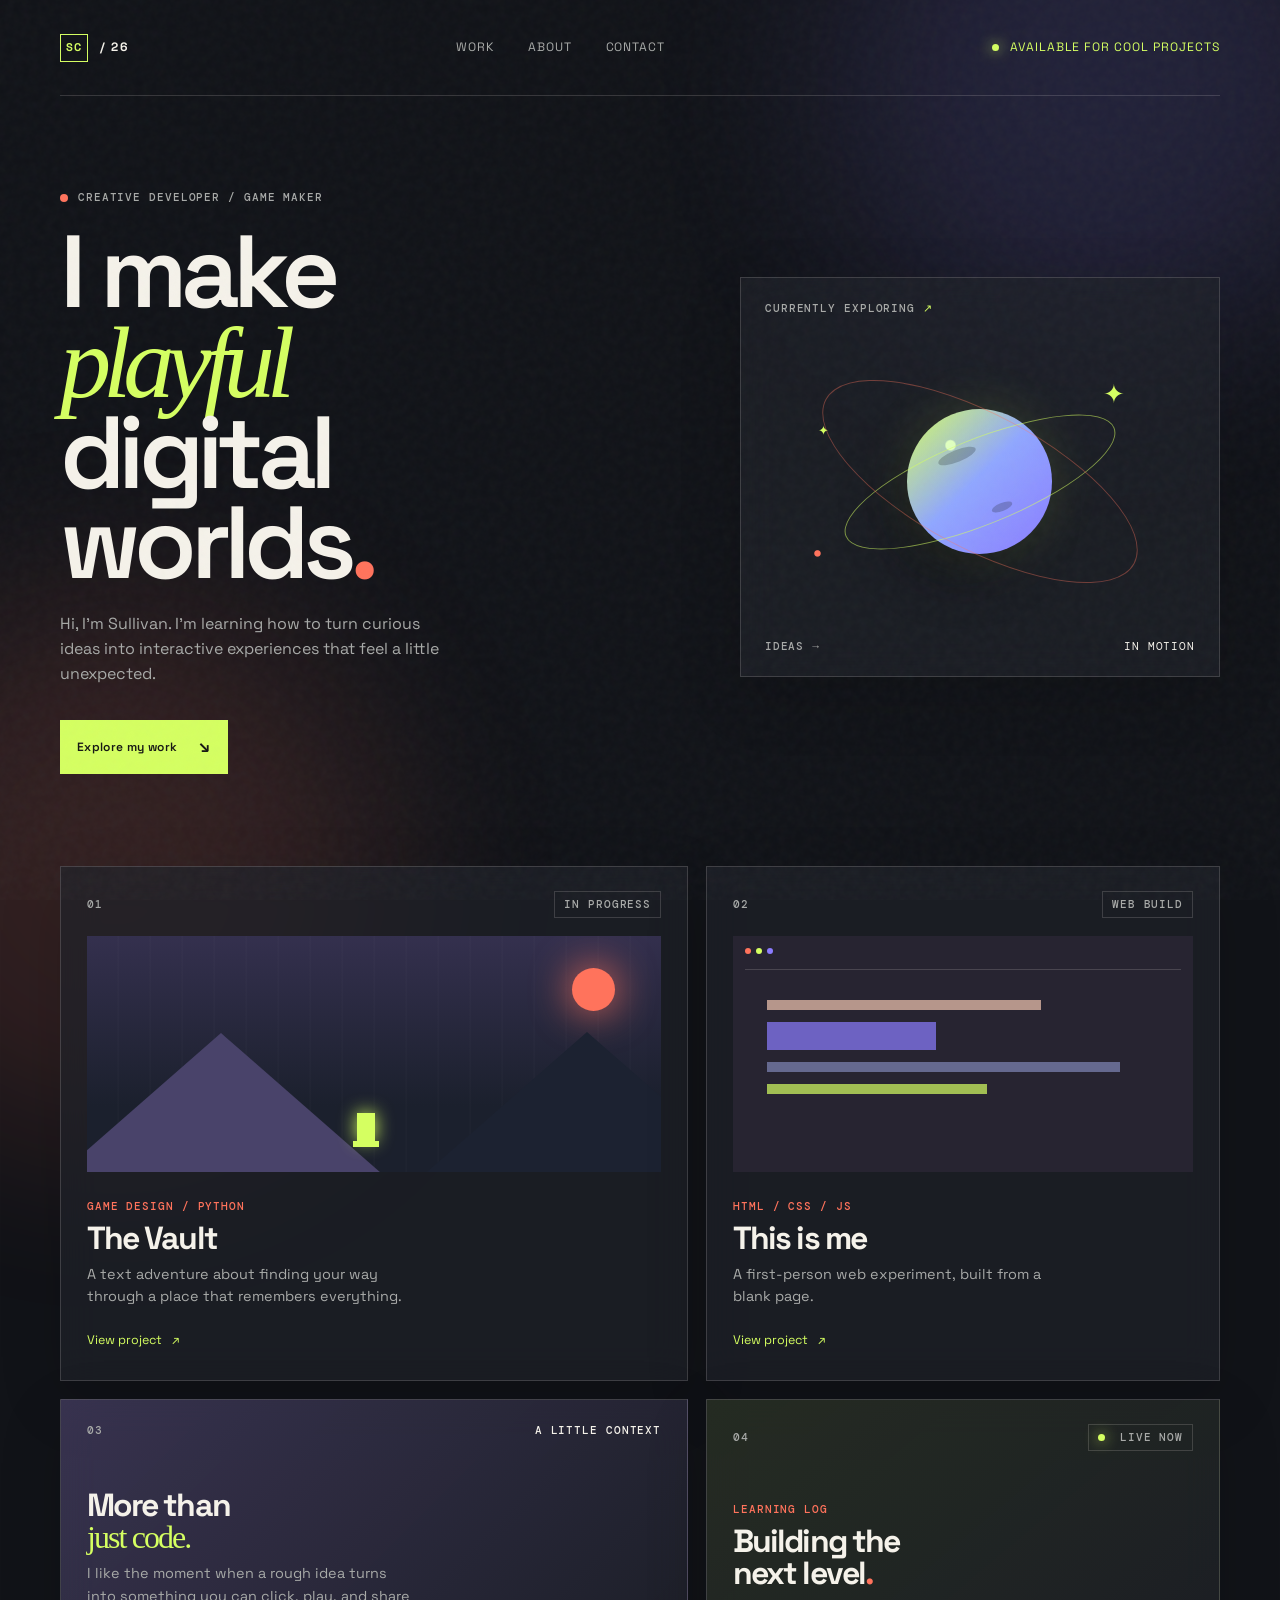
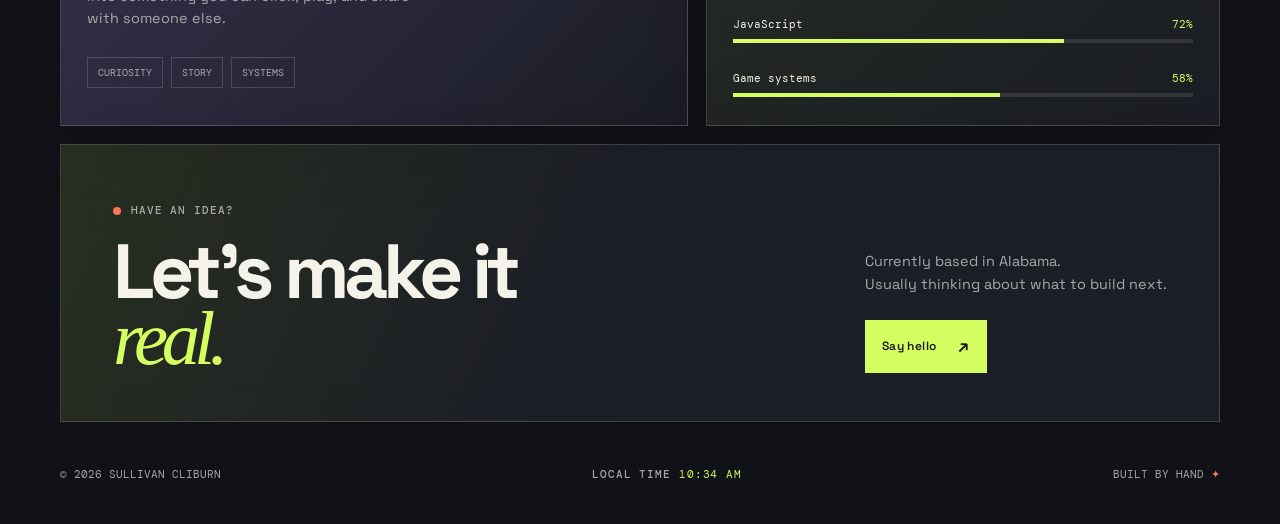
<file: index.html>
<!doctype html>
<html lang="en">

<head>
  <meta charset="utf-8">
  <meta name="viewport" content="width=device-width, initial-scale=1">
  <meta name="description"
    content="Sullivan Cliburn is a game-focused creative developer building playful digital worlds.">
  <title>Sullivan Cliburn — Creative Developer</title>
  <link rel="preconnect" href="https://fonts.googleapis.com">
  <link rel="preconnect" href="https://fonts.gstatic.com" crossorigin>
  <link
    href="https://fonts.googleapis.com/css2?family=DM+Mono:wght@400;500&family=Space+Grotesk:wght@400;500;600;700&display=swap"
    rel="stylesheet">
  <link rel="stylesheet" href="styles.css">
</head>

<body>
  <div class="ambient ambient-one" aria-hidden="true"></div>
  <div class="ambient ambient-two" aria-hidden="true"></div>

  <header class="site-header shell">
    <a class="wordmark" href="#top" aria-label="Sullivan Cliburn home"><span>SC</span> / 26</a>
    <nav aria-label="Main navigation">
      <a href="#work">Work</a>
      <a href="#about">About</a>
      <a href="#contact">Contact</a>
    </nav>
    <a class="status-pill" href="#contact"><i></i> Available for cool projects</a>
  </header>

  <main id="top" class="shell">
    <section class="hero-grid" aria-labelledby="intro-title">
      <div class="hero-copy reveal">
        <p class="eyebrow"><span class="eyebrow-dot"></span> Creative developer / game maker</p>
        <h1 id="intro-title">I make<br><em>playful</em><br>digital worlds<span class="accent-mark">.</span></h1>
        <p class="hero-description">Hi, I’m Sullivan. I’m learning how to turn curious ideas into interactive
          experiences that feel a little unexpected.</p>
        <a class="button button-primary" href="#work">Explore my work <span aria-hidden="true">↘</span></a>
      </div>

      <div class="hero-orbit glass-card reveal" data-tilt>
        <div class="orbit-label">Currently exploring <span>↗</span></div>
        <div class="orbit-stage" aria-label="A stylized illustration of a glowing game world">
          <div class="planet"><span></span></div>
          <div class="orbit-ring ring-one"></div>
          <div class="orbit-ring ring-two"></div>
          <span class="star star-one">✦</span>
          <span class="star star-two">·</span>
          <span class="star star-three">✦</span>
        </div>
        <div class="orbit-footer"><span>ideas →</span><strong>in motion</strong></div>
      </div>
    </section>

    <section id="work" class="bento-grid" aria-label="Selected work">
      <article class="glass-card project-card project-main reveal" data-tilt>
        <div class="card-top"><span class="number">01</span><span class="card-tag">In progress</span></div>
        <div class="pixel-scene" aria-hidden="true"><span class="pixel-sun"></span><span
            class="pixel-mountain mountain-back"></span><span class="pixel-mountain mountain-front"></span><span
            class="pixel-player"></span></div>
        <div class="card-content">
          <p class="label">Game design / Python</p>
          <h2>The Vault</h2>
          <p>A text adventure about finding your way through a place that remembers everything.</p><a
            href="game/README.md" class="text-link">View project <span>↗</span></a>
        </div>
      </article>

      <article class="glass-card project-card project-secondary reveal" data-tilt>
        <div class="card-top"><span class="number">02</span><span class="card-tag">Web build</span></div>
        <div class="browser-art" aria-hidden="true">
          <div class="browser-bar"><i></i><i></i><i></i></div>
          <div class="browser-lines"><b></b><b></b><b></b><b></b></div>
        </div>
        <div class="card-content">
          <p class="label">HTML / CSS / JS</p>
          <h2>This is me</h2>
          <p>A first-person web experiment, built from a blank page.</p><a href="assignments/01-this-is-me/index.html"
            class="text-link">View project <span>↗</span></a>
        </div>
      </article>

      <article class="glass-card about-card reveal" id="about">
        <div class="card-top"><span class="number">03</span><span class="label">A little context</span></div>
        <h2>More than<br><span>just code.</span></h2>
        <p>I like the moment when a rough idea turns into something you can click, play, and share with someone else.
        </p>
        <div class="tool-row"><span>curiosity</span><span>story</span><span>systems</span></div>
      </article>

      <article class="glass-card now-card reveal">
        <div class="card-top"><span class="number">04</span><span class="card-tag live"><i></i> Live now</span></div>
        <p class="label">Learning log</p>
        <h2>Building the<br>next level<span class="accent-mark">.</span></h2>
        <div class="progress-item">
          <div><span>JavaScript</span><b>72%</b></div><span class="progress-track"><i style="width: 72%"></i></span>
        </div>
        <div class="progress-item">
          <div><span>Game systems</span><b>58%</b></div><span class="progress-track"><i style="width: 58%"></i></span>
        </div>
      </article>
    </section>

    <section id="contact" class="contact-strip glass-card reveal">
      <div>
        <p class="eyebrow"><span class="eyebrow-dot"></span> Have an idea?</p>
        <h2>Let’s make it<br><em>real.</em></h2>
      </div>
      <div class="contact-action">
        <p>Currently based in Alabama.<br>Usually thinking about what to build next.</p><a class="button button-light"
          href="mailto:you@example.com">Say hello <span aria-hidden="true">↗</span></a>
      </div>
    </section>
  </main>

  <footer class="site-footer shell"><span>© 2026 Sullivan Cliburn</span><span class="footer-clock">Local time <strong
        id="clock">--:--</strong></span><span>Built by hand <span class="heart">✦</span></span></footer>

  <script src="app.js"></script>
</body>

</html>
</file>
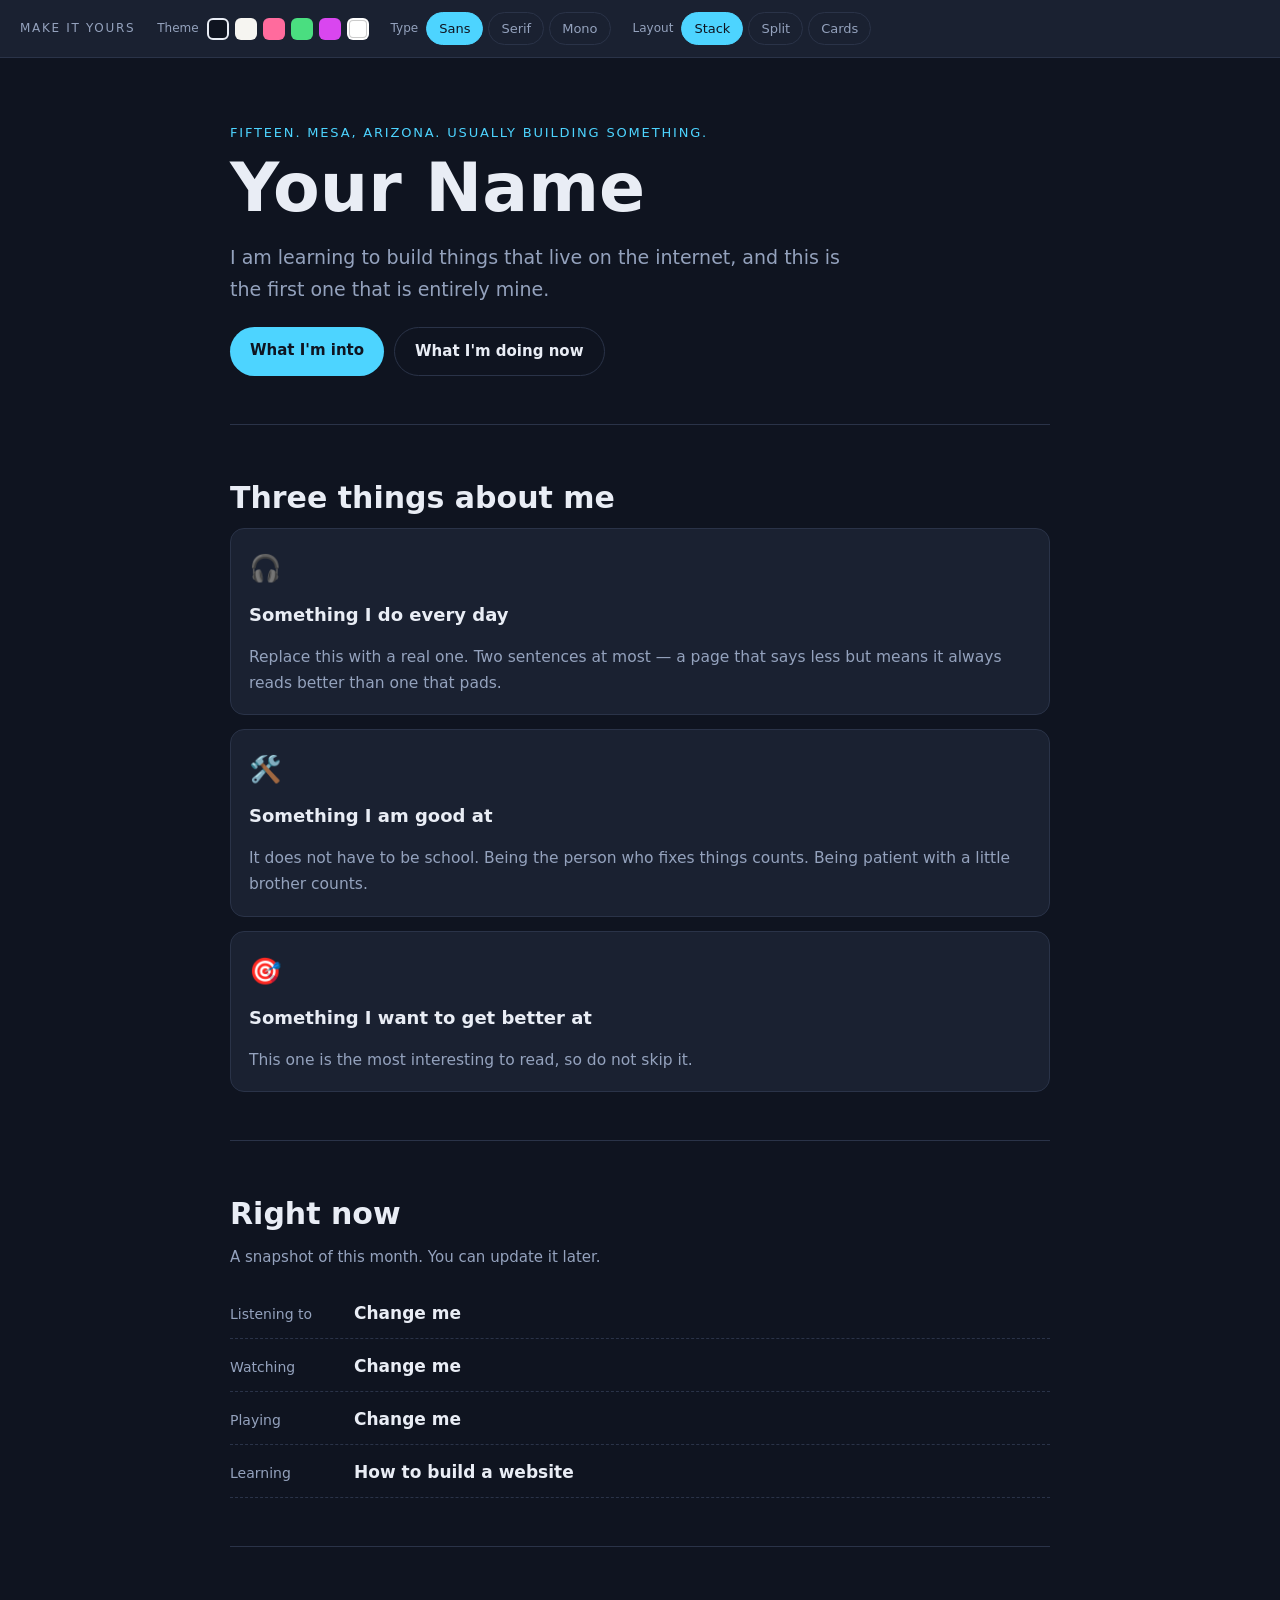
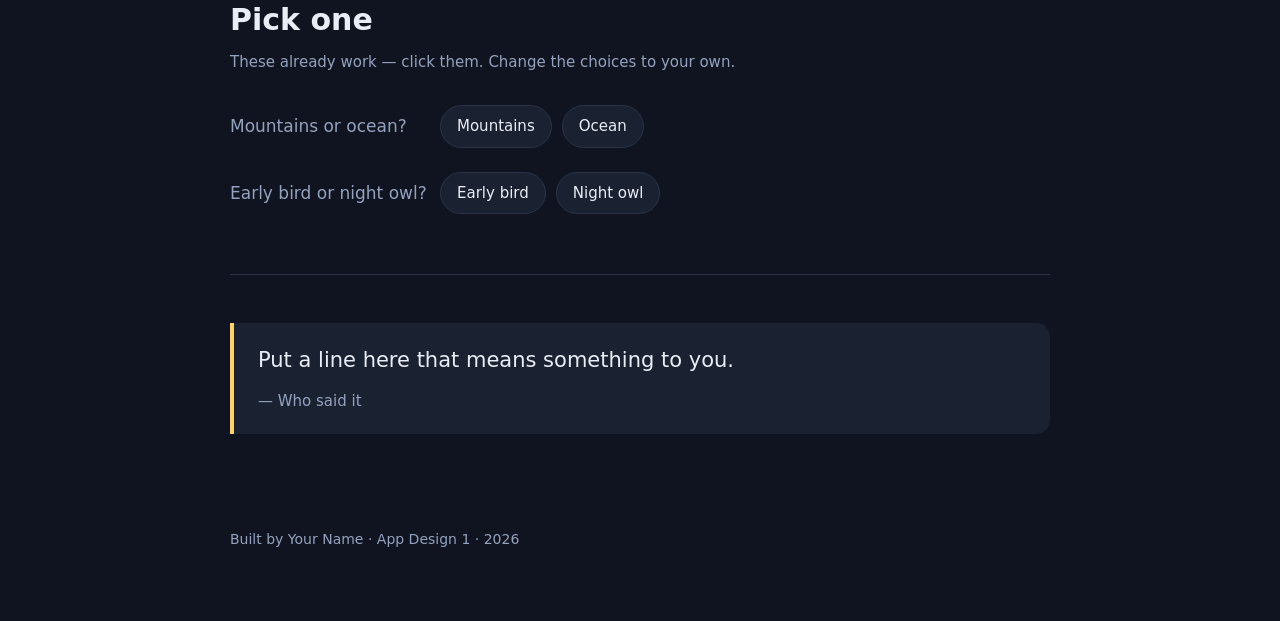
<file: assignments/01-this-is-me/index.html>
<!DOCTYPE html>
<html lang="en" data-theme="midnight" data-font="sans" data-layout="stack">
<head>
  <meta charset="utf-8">
  <meta name="viewport" content="width=device-width, initial-scale=1">

  <!-- TODO 1 — Put your name in the tab.
       This is what shows on the browser tab, not on the page. -->
  <title>This Is Me — Your Name Here</title>

  <link rel="stylesheet" href="styles.css">
</head>
<body>

<!-- ═══════════════════════════════════════════════════════════════════════
     THE CONTROL BAR
     These buttons already work. You do not have to touch them.
     Later in the unit you will learn how they work.
     ═══════════════════════════════════════════════════════════════════ -->
<header class="controls" aria-label="Page controls">
  <span class="controls-label">Make it yours</span>

  <div class="control">
    <span class="control-name">Theme</span>
    <div class="swatches" data-control="theme">
      <button data-value="midnight" class="sw sw-midnight" aria-label="Midnight"></button>
      <button data-value="paper"    class="sw sw-paper"    aria-label="Paper"></button>
      <button data-value="sunset"   class="sw sw-sunset"   aria-label="Sunset"></button>
      <button data-value="forest"   class="sw sw-forest"   aria-label="Forest"></button>
      <button data-value="candy"    class="sw sw-candy"    aria-label="Candy"></button>
      <button data-value="mono"     class="sw sw-mono"     aria-label="Mono"></button>
    </div>
  </div>

  <div class="control">
    <span class="control-name">Type</span>
    <div class="pills" data-control="font">
      <button data-value="sans">Sans</button>
      <button data-value="serif">Serif</button>
      <button data-value="mono">Mono</button>
    </div>
  </div>

  <div class="control">
    <span class="control-name">Layout</span>
    <div class="pills" data-control="layout">
      <button data-value="stack">Stack</button>
      <button data-value="split">Split</button>
      <button data-value="cards">Cards</button>
    </div>
  </div>
</header>

<main>

  <!-- ═════════════════════════════════════════════════════════════════════
       SECTION 1 — THE HERO
       This is the first thing anyone sees. Make it sound like you.
       ═══════════════════════════════════════════════════════════════════ -->
  <section class="hero">
    <!-- TODO 2 — Replace this with something true about you in 3-5 words.
         Not "Welcome to my website". Something only you would write. -->
    <p class="eyebrow">Fifteen. Mesa, Arizona. Usually building something.</p>

    <!-- TODO 3 — Your name. This is the biggest text on the page. -->
    <h1>Your Name</h1>

    <!-- TODO 4 — One sentence. What should someone know about you first? -->
    <p class="lede">
      I am learning to build things that live on the internet, and this is the
      first one that is entirely mine.
    </p>

    <!-- TODO 5 — Change these two buttons to say what YOU want them to say. -->
    <div class="hero-actions">
      <a class="btn btn-solid" href="#things">What I'm into</a>
      <a class="btn btn-ghost" href="#now">What I'm doing now</a>
    </div>
  </section>

  <!-- ═════════════════════════════════════════════════════════════════════
       SECTION 2 — THREE THINGS
       ═══════════════════════════════════════════════════════════════════ -->
  <section id="things">
    <h2>Three things about me</h2>

    <div class="grid">
      <!-- TODO 6 — Replace all three cards. Keep the shape, change the words.
           The emoji is just text — swap it for any character you like. -->
      <article class="card" data-reveal>
        <span class="card-icon">🎧</span>
        <h3>Something I do every day</h3>
        <p>Replace this with a real one. Two sentences at most — a page that
           says less but means it always reads better than one that pads.</p>
      </article>

      <article class="card" data-reveal>
        <span class="card-icon">🛠️</span>
        <h3>Something I am good at</h3>
        <p>It does not have to be school. Being the person who fixes things
           counts. Being patient with a little brother counts.</p>
      </article>

      <article class="card" data-reveal>
        <span class="card-icon">🎯</span>
        <h3>Something I want to get better at</h3>
        <p>This one is the most interesting to read, so do not skip it.</p>
      </article>
    </div>
  </section>

  <!-- ═════════════════════════════════════════════════════════════════════
       SECTION 3 — THE NOW LIST
       ═══════════════════════════════════════════════════════════════════ -->
  <section id="now">
    <h2>Right now</h2>
    <p class="section-note">A snapshot of this month. You can update it later.</p>

    <!-- TODO 7 — Change every line. Add or delete rows: copy a whole
         <li> ... </li> block to add one, delete the block to remove one. -->
    <ul class="nowlist">
      <li><span class="now-k">Listening to</span><span class="now-v">Change me</span></li>
      <li><span class="now-k">Watching</span><span class="now-v">Change me</span></li>
      <li><span class="now-k">Playing</span><span class="now-v">Change me</span></li>
      <li><span class="now-k">Learning</span><span class="now-v">How to build a website</span></li>
    </ul>
  </section>

  <!-- ═════════════════════════════════════════════════════════════════════
       SECTION 4 — THE PICK-ONE
       Click the options. The page remembers your answer.
       ═══════════════════════════════════════════════════════════════════ -->
  <section>
    <h2>Pick one</h2>
    <p class="section-note">These already work — click them. Change the choices to your own.</p>

    <!-- TODO 8 — Write two of your own either/or questions.
         Change the text inside the buttons. -->
    <div class="picker" data-picker="q1">
      <span class="picker-q">Mountains or ocean?</span>
      <button data-pick="Mountains">Mountains</button>
      <button data-pick="Ocean">Ocean</button>
    </div>

    <div class="picker" data-picker="q2">
      <span class="picker-q">Early bird or night owl?</span>
      <button data-pick="Early bird">Early bird</button>
      <button data-pick="Night owl">Night owl</button>
    </div>
  </section>

  <!-- ═════════════════════════════════════════════════════════════════════
       SECTION 5 — THE QUOTE
       ═══════════════════════════════════════════════════════════════════ -->
  <section>
    <!-- TODO 9 — A line you actually like. A lyric, a saying, your own words. -->
    <blockquote>
      <p>Put a line here that means something to you.</p>
      <cite>— Who said it</cite>
    </blockquote>
  </section>

</main>

<footer>
  <!-- TODO 10 — Your name and the year. -->
  <p>Built by Your Name · App Design 1 · 2026</p>
</footer>

<!-- app.js is DONE FOR YOU. Do not edit it yet — we open it in Unit 03. -->
<script src="app.js"></script>
</body>
</html>
</file>
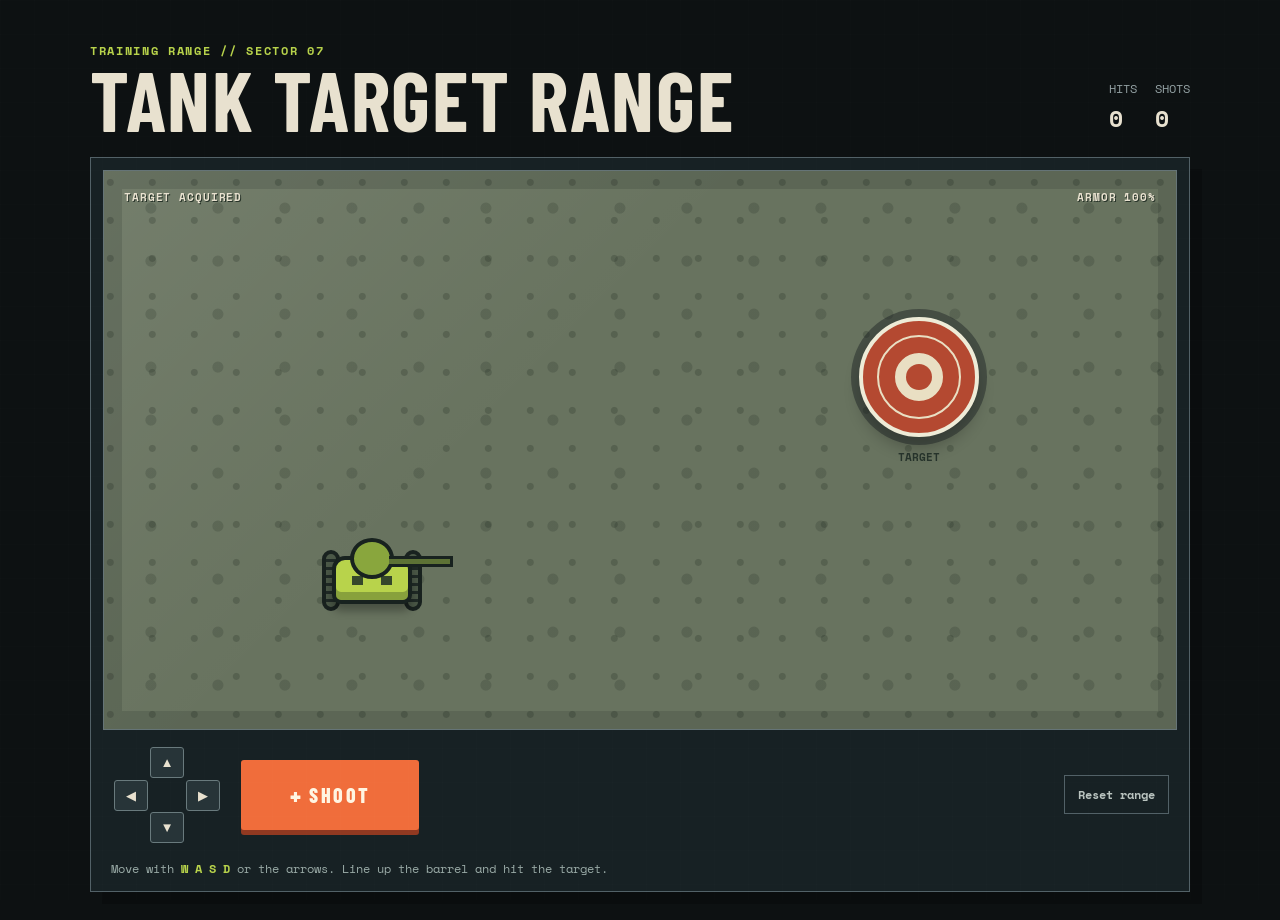
<file: week-08/day-1/index.html>
<!doctype html>
<html lang="en">

<head>
  <meta charset="UTF-8">
  <meta name="viewport" content="width=device-width, initial-scale=1.0">
  <title>Tank Target Range</title>
  <link rel="stylesheet" href="styles.css">
</head>

<body>
  <main class="game-shell">
    <header class="topbar">
      <div>
        <p class="eyebrow">Training Range // Sector 07</p>
        <h1>Tank Target Range</h1>
      </div>
      <div class="scoreboard" aria-label="Game status">
        <span>Hits <strong id="hits">0</strong></span>
        <span>Shots <strong id="shots">0</strong></span>
      </div>
    </header>

    <section class="game-card" aria-label="Tank game">
      <div class="arena" id="arena">
        <div class="hud"><span id="status">Target acquired</span><span>Armor 100%</span></div>
        <div class="target" id="target" role="img" aria-label="Target">
          <span class="target-ring ring-one"></span>
          <span class="target-ring ring-two"></span>
          <span class="target-core"></span>
          <span class="target-label">TARGET</span>
        </div>
        <div class="tank" id="tank" aria-label="Your tank">
          <div class="turret">
            <div class="barrel"></div>
          </div>
          <div class="tank-body"><span></span><span></span></div>
          <div class="track track-left"></div>
          <div class="track track-right"></div>
        </div>
      </div>

      <div class="controls" aria-label="Game controls">
        <div class="direction-pad" aria-label="Tank movement">
          <button class="control-button up" data-move="up" aria-label="Move up">&#9650;</button>
          <button class="control-button left" data-move="left" aria-label="Move left">&#9664;</button>
          <button class="control-button down" data-move="down" aria-label="Move down">&#9660;</button>
          <button class="control-button right" data-move="right" aria-label="Move right">&#9654;</button>
        </div>
        <button class="shoot-button" id="shoot" type="button"><span class="crosshair">+</span> SHOOT</button>
        <button class="reset-button" id="reset" type="button">Reset range</button>
      </div>
      <p class="instructions">Move with <b>W A S D</b> or the arrows. Line up the barrel and hit the target.</p>
    </section>
  </main>
  <script src="script.js"></script>
</body>

</html>
</file>
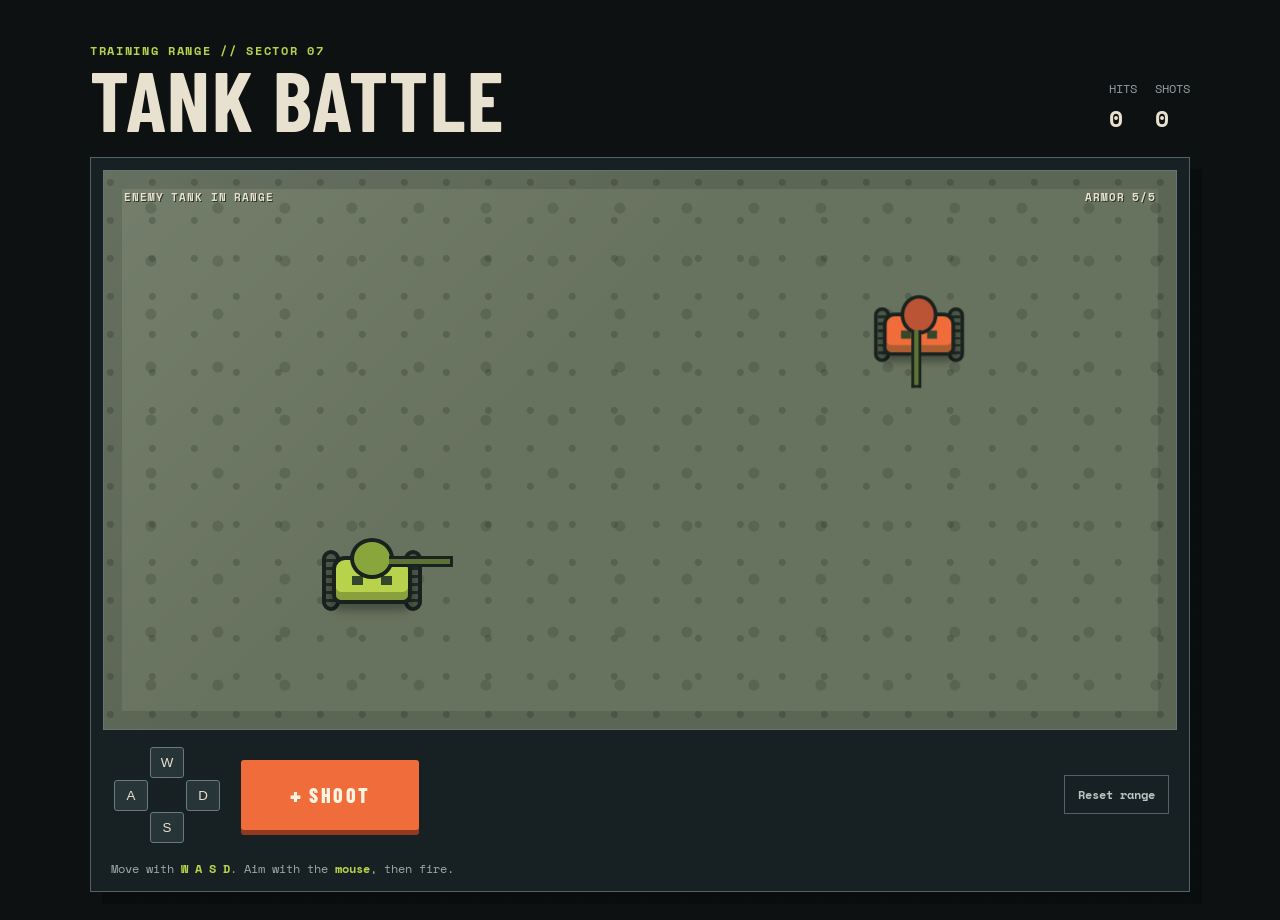
<file: week-08/day-2/index.html>
<!doctype html>
<html lang="en">

<head>
  <meta charset="UTF-8">
  <meta name="viewport" content="width=device-width, initial-scale=1.0">
  <title>Tank Battle</title>
  <link rel="stylesheet" href="styles.css">
</head>

<body>
  <main class="game-shell">
    <header class="topbar">
      <div>
        <p class="eyebrow">Training Range // Sector 07</p>
        <h1>Tank Battle</h1>
      </div>
      <div class="scoreboard" aria-label="Game status">
        <span>Hits <strong id="hits">0</strong></span>
        <span>Shots <strong id="shots">0</strong></span>
      </div>
    </header>
    <section class="game-card" aria-label="Tank game">
      <div class="arena" id="arena">
        <div class="hud"><span id="status">Enemy tank in range</span><span>Armor <strong id="armor">5</strong>/5</span>
        </div>
        <div class="tank" id="tank" aria-label="Your tank">
          <div class="turret">
            <div class="barrel"></div>
          </div>
          <div class="tank-body"><span></span><span></span></div>
          <div class="track track-left"></div>
          <div class="track track-right"></div>
        </div>
        <div class="tank enemy-tank" id="enemyTank" aria-label="Enemy tank">
          <div class="turret">
            <div class="barrel"></div>
          </div>
          <div class="tank-body"><span></span><span></span></div>
          <div class="track track-left"></div>
          <div class="track track-right"></div>
        </div>
      </div>
      <div class="controls" aria-label="Game controls">
        <div class="direction-pad" aria-label="Tank movement">
          <button class="control-button up" data-move="forward" aria-label="Move forward">W</button>
          <button class="control-button left" data-move="turn-left" aria-label="Turn left">A</button>
          <button class="control-button down" data-move="backward" aria-label="Move backward">S</button>
          <button class="control-button right" data-move="turn-right" aria-label="Turn right">D</button>
        </div>
        <button class="shoot-button" id="shoot" type="button"><span class="crosshair">+</span> SHOOT</button>
        <button class="reset-button" id="reset" type="button">Reset range</button>
      </div>
      <p class="instructions">Move with <b>W A S D</b>. Aim with the <b>mouse</b>, then fire.</p>
    </section>
  </main>
  <script src="script.js"></script>
</body>

</html>
</file>
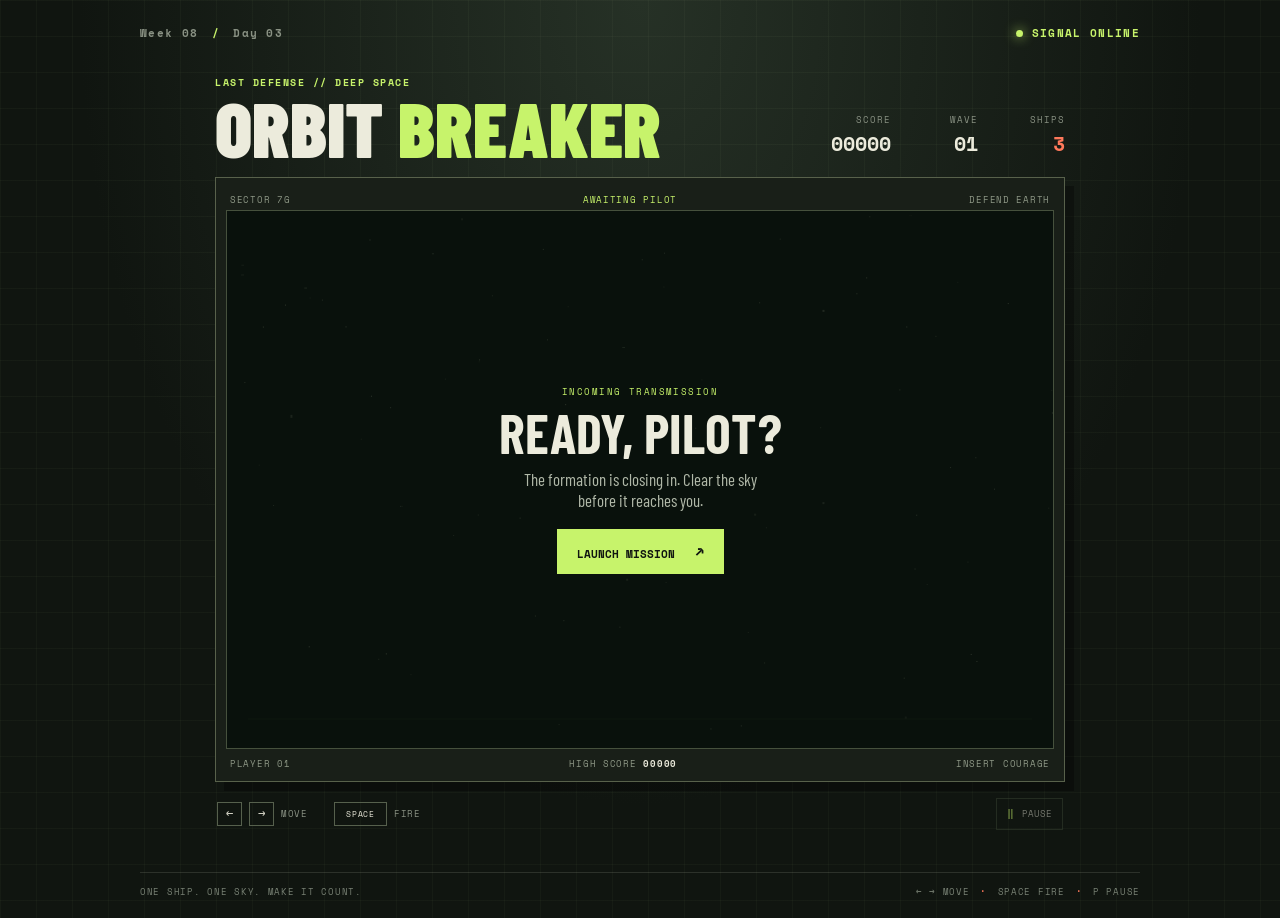
<file: week-08/day-3/index.html>
<!doctype html>
<html lang="en">

<head>
  <meta charset="UTF-8">
  <meta name="viewport" content="width=device-width, initial-scale=1.0">
  <meta name="theme-color" content="#101510">
  <title>Orbit Breaker | Arcade</title>
  <link rel="stylesheet" href="styles.css">
  <script src="script.js" defer></script>
</head>

<body>
  <main class="arcade">
    <header class="masthead">
      <a class="back-link" href="../">Week 08 <span aria-hidden="true">/</span> Day 03</a>
      <p class="signal"><span class="signal-light"></span> SIGNAL ONLINE</p>
    </header>

    <section class="game" aria-label="Orbit Breaker arcade game">
      <div class="game-heading">
        <div>
          <p class="eyebrow">LAST DEFENSE // DEEP SPACE</p>
          <h1>Orbit <span>Breaker</span></h1>
        </div>
        <div class="scoreboard" aria-label="Game stats">
          <div class="stat"><span class="stat-label">Score</span><strong id="score">00000</strong></div>
          <div class="stat"><span class="stat-label">Wave</span><strong id="wave">01</strong></div>
          <div class="stat"><span class="stat-label">Ships</span><strong id="lives">3</strong></div>
        </div>
      </div>

      <div class="cabinet">
        <div class="cabinet-topline"><span>SECTOR 7G</span><span id="status" role="status" aria-live="polite">AWAITING
            PILOT</span><span>DEFEND EARTH</span></div>
        <div class="screen-wrap">
          <canvas id="screen" width="800" height="520"
            aria-label="Space shooter. Move the ship and destroy the incoming formation."></canvas>
          <div class="screen-overlay" id="overlay">
            <div class="overlay-copy">
              <p class="overlay-kicker" id="overlay-kicker">INCOMING TRANSMISSION</p>
              <h2 id="overlay-title">Ready, pilot?</h2>
              <p id="overlay-text">The formation is closing in. Clear the sky before it reaches you.</p>
              <button class="start-button" id="start" type="button">Launch mission <span
                  aria-hidden="true">↗</span></button>
            </div>
          </div>
        </div>
        <div class="cabinet-bottomline"><span>PLAYER 01</span><span>HIGH SCORE <strong
              id="high-score">00000</strong></span><span>INSERT COURAGE</span></div>
      </div>

      <div class="control-row">
        <div class="keyboard-hint"><span class="key">←</span><span class="key">→</span><span>MOVE</span><span
            class="hint-gap"></span><span class="key wide">SPACE</span><span>FIRE</span></div>
        <button class="pause-button" id="pause" type="button" aria-label="Pause game" title="Pause game" disabled><span
            aria-hidden="true">Ⅱ</span> <span id="pause-label">Pause</span></button>
      </div>

      <div class="touch-controls" aria-label="Touch controls">
        <div class="move-controls">
          <button class="touch-button" type="button" data-control="left" aria-label="Move left">←</button>
          <button class="touch-button" type="button" data-control="right" aria-label="Move right">→</button>
        </div>
        <button class="fire-button" type="button" data-control="fire" aria-label="Fire">FIRE</button>
      </div>
    </section>

    <footer class="footer"><span>ONE SHIP. ONE SKY. MAKE IT COUNT.</span><span>← → MOVE <b>·</b> SPACE FIRE <b>·</b> P
        PAUSE</span></footer>
  </main>
</body>

</html>
</file>
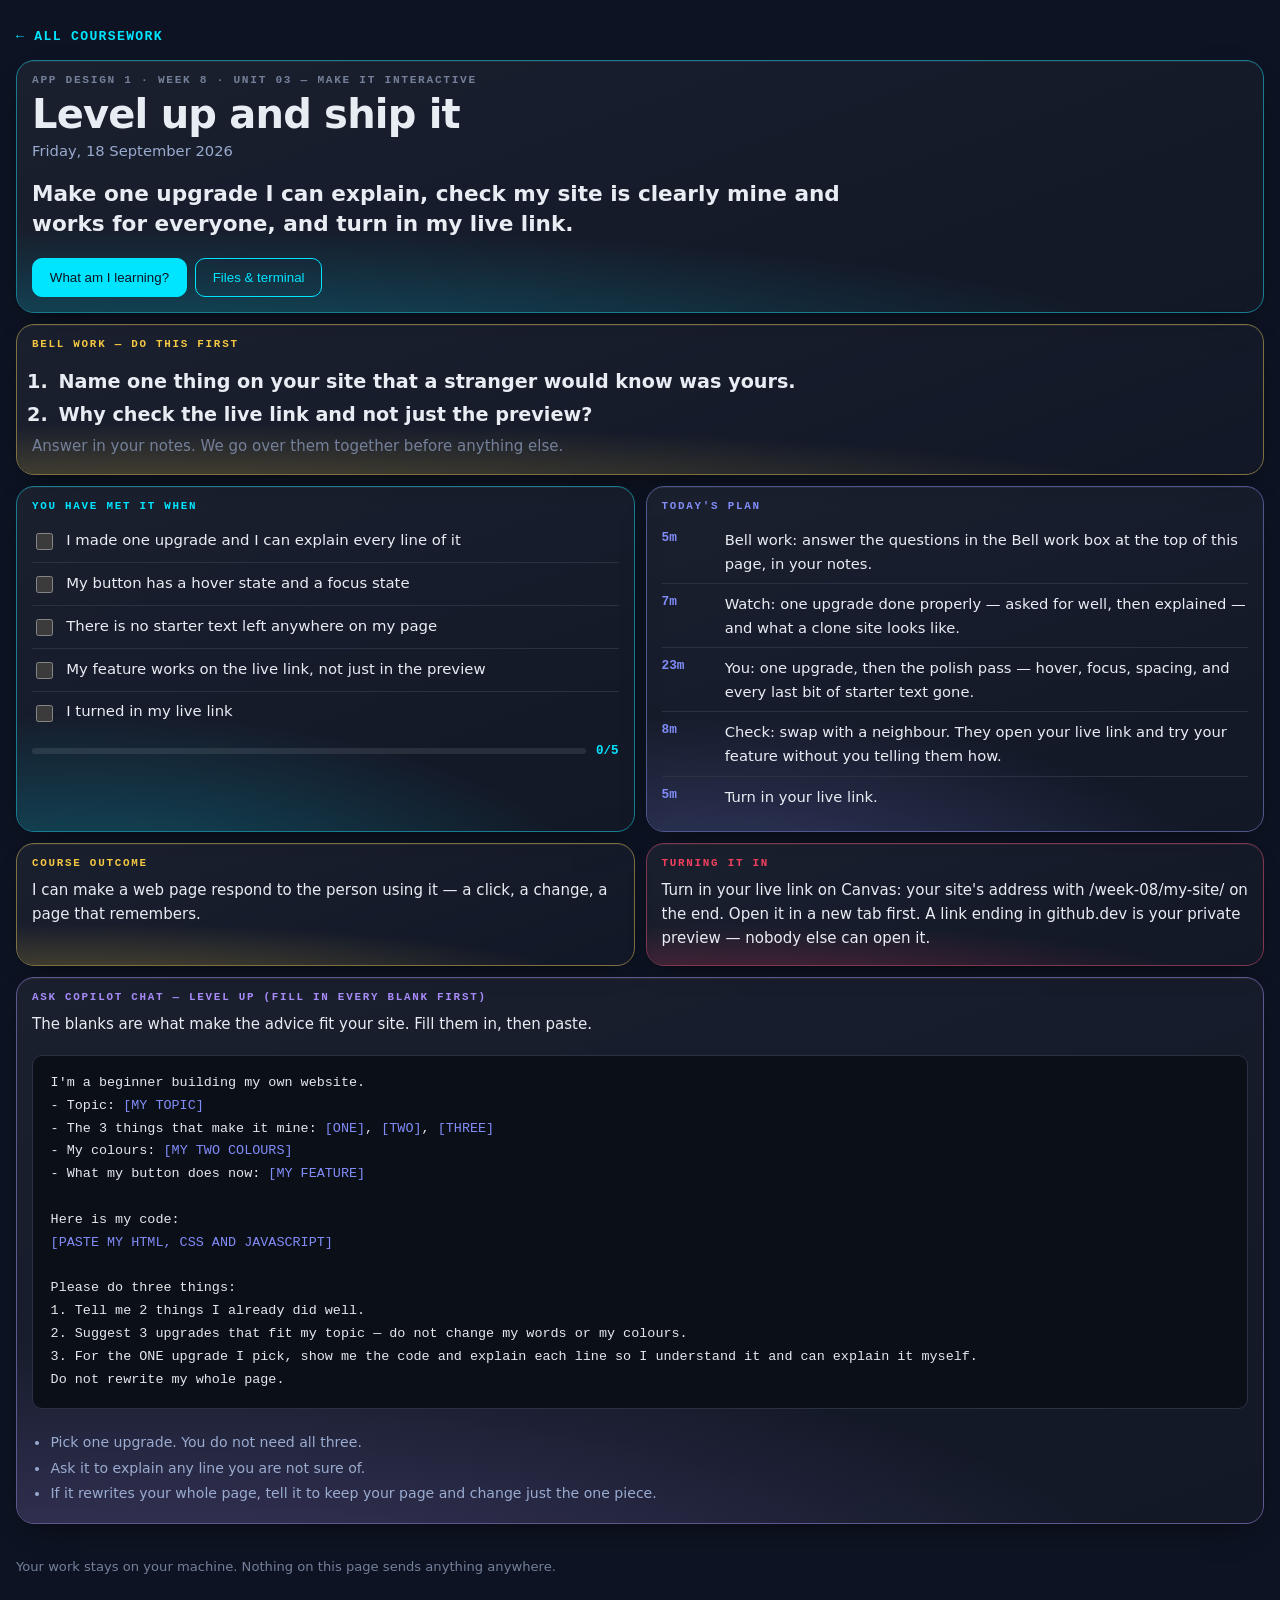
<file: week-08/day-4/index.html>
<!doctype html>
<html lang="en">
<head>
<meta charset="utf-8">
<meta name="viewport" content="width=device-width,initial-scale=1">
<title>Level up and ship it — App Design 1</title>
<meta name="color-scheme" content="dark">
<style>
:root{--acc:var(--ss-cyan,#00e5ff)}
*{box-sizing:border-box}
body{margin:0;background:var(--ss-void,#0d1322);color:var(--ss-bone,#e8ecf3);
  font:16px/1.6 var(--ss-body,"Inter",system-ui,sans-serif);padding:1.4rem 1rem 5rem}
.wrap{max-width:96rem;margin:0 auto}
a.back{display:inline-block;color:var(--acc);text-decoration:none;font:600 .82rem/1 var(--ss-mono,ui-monospace,monospace);
  letter-spacing:.1em;text-transform:uppercase;margin:0 0 1rem}

/* ── the grid: the dashboard's, verbatim in behaviour ───────────────────── */
.bento{display:grid;gap:11px;grid-template-columns:repeat(4,minmax(0,1fr));align-items:stretch}
.bento > *{grid-column:span 2}
.bento > .w1{grid-column:span 1}
.bento > .w4{grid-column:span 4}
/* Height-matching only helps when the tiles in a row are already close. On a phone
   two tiles share a row and one of them is a five-item plan — stretched, its short
   neighbour grew 729px of empty gradient. Ragged is correct at this size. */
@media (max-width:760px){.bento{grid-template-columns:repeat(6,minmax(0,1fr));gap:7px;align-items:start}
  .bento > *{grid-column:span 3} .bento > .w1{grid-column:span 3} .bento > .w4{grid-column:span 6}}
@media (min-width:1500px){.bento{grid-template-columns:repeat(8,minmax(0,1fr))}
  .bento > *{grid-column:span 2} .bento > .w1{grid-column:span 2} .bento > .w4{grid-column:span 8}
  /* the lab keeps six columns and the criteria ride alongside it, so the widest
     screen gains density rather than gaining empty space */
  .bento > .lab{grid-column:span 6} .bento > .lab + *{grid-column:span 2}
  /* The plan is five rows of prose next to two tiles of three lines each. Stretched
     into one row the short pair inflate into dead space, which looks worse than the
     raggedness it was fixing. So the plan takes a narrow column two rows tall and the
     other two stack beside it — the row fills, nothing is padded out to match. */
  .bento > .t-plan{grid-column:span 3;grid-row:span 2}
  .bento > .t-clo, .bento > .t-turn{grid-column:span 5}}

/* ── the tile ───────────────────────────────────────────────────────────── */
.tl{position:relative;overflow:hidden;border-radius:18px;padding:14px 15px 15px;display:flex;flex-direction:column;
  background:linear-gradient(160deg,rgba(255,255,255,.055),rgba(255,255,255,.02));
  border:1px solid color-mix(in srgb, var(--acc) 42%, var(--ss-border,#2a3142));
  box-shadow:0 1px 0 rgba(255,255,255,.06) inset,0 12px 30px -18px rgba(0,0,0,.9);
  transition:transform .16s var(--ss-ease,cubic-bezier(.2,.7,.3,1)),border-color .16s}
.tl::after{content:"";position:absolute;inset:0;pointer-events:none;border-radius:inherit;
  background:radial-gradient(125% 85% at 12% 122%, var(--acc) 0%, transparent 66%);opacity:.30}
.tl > *{position:relative;z-index:1}
.k{display:block;font:600 .68rem/1 var(--ss-mono,ui-monospace,monospace);letter-spacing:.16em;
  text-transform:uppercase;color:var(--acc);margin:0 0 .55rem}

/* hero */
.hero{--acc:var(--ss-cyan,#00e5ff)}
.hero .eyebrow{font:600 .7rem/1 var(--ss-mono,ui-monospace,monospace);letter-spacing:.15em;
  text-transform:uppercase;color:var(--ss-faint,#74809a)}
.hero h1{font-family:var(--ss-display,"Syne",system-ui,sans-serif);font-size:clamp(1.5rem,3.4vw,2.5rem);
  line-height:1.08;letter-spacing:-.02em;margin:.45rem 0 .2rem}
.hero .when{color:var(--ss-mist,#9aabd0);font-size:.92rem;margin:0 0 1rem}
.hero .slo{font-size:clamp(1.05rem,1.7vw,1.35rem);font-weight:600;line-height:1.42;margin:0;max-width:52rem}
.hero .row{display:flex;flex-wrap:wrap;gap:.5rem;margin-top:1.1rem}

button.b{cursor:pointer;font:600 .84rem/1 inherit;padding:.7rem 1.05rem;border-radius:10px;
  border:1px solid var(--acc);background:transparent;color:var(--acc);transition:background .15s,color .15s}
button.b:hover{background:var(--acc);color:var(--ss-void,#0d1322)}
button.b.solid{background:var(--acc);color:var(--ss-void,#0d1322)}
button.b.solid:hover{filter:brightness(1.12)}
a.b{display:inline-block;text-decoration:none}

/* success criteria */
.sc{list-style:none;margin:0;padding:0}
.sc li{border-bottom:1px solid var(--ss-border,#2a3142)}
.sc li:last-child{border-bottom:0}
.sc label{display:flex;gap:.65rem;align-items:flex-start;padding:.55rem 0;cursor:pointer;font-size:.93rem}
.sc input{margin-top:.28rem;width:1.05rem;height:1.05rem;accent-color:var(--acc);flex:none}
.sc input:checked + span{color:var(--ss-faint,#74809a);text-decoration:line-through}
.prog{display:flex;align-items:center;gap:.6rem;margin-top:.7rem}
.prog .bar{flex:1;height:6px;border-radius:99px;background:rgba(255,255,255,.09);overflow:hidden}
.prog .bar i{display:block;height:100%;width:0;background:var(--acc);transition:width .25s}
.prog b{font:700 .78rem/1 var(--ss-mono,ui-monospace,monospace);color:var(--acc)}

/* plan */
.plan{list-style:none;margin:0;padding:0}
.plan li{display:flex;gap:.75rem;padding:.5rem 0;border-bottom:1px solid var(--ss-border,#2a3142);font-size:.92rem}
.plan li:last-child{border-bottom:0}
.plan .m{flex:none;width:3.2rem;font:700 .8rem/1.55 var(--ss-mono,ui-monospace,monospace);color:var(--acc)}

/* generic tile text */
.tl p{margin:0 0 .7rem;font-size:.94rem}.tl p:last-child{margin:0}
.tl .big{font-size:1.02rem;line-height:1.5}

/* ── the lab ────────────────────────────────────────────────────────────── */
.lab{--acc:var(--ss-green,#3effa0)}
.lab .stage{background:rgba(0,0,0,.32);border:1px solid var(--ss-border,#2a3142);border-radius:12px;
  padding:16px;min-height:0;height:clamp(150px,20vh,190px);display:flex}
.lab .stage .fx{flex:1;display:flex;gap:10px;transition:all .28s var(--ss-ease,cubic-bezier(.2,.7,.3,1))}
.lab .box{background:color-mix(in srgb,var(--acc) 30%,transparent);border:1px solid var(--acc);
  border-radius:9px;padding:.7rem .9rem;font:700 .82rem/1.3 var(--ss-mono,ui-monospace,monospace);
  color:var(--ss-bone,#e8ecf3);display:grid;place-items:center;transition:all .28s}
.lab .box.b2{min-height:64px}.lab .box.b3{min-height:88px}
.ctrls{margin-top:.9rem;display:grid;gap:.7rem}
.ctrl .cn{font:600 .68rem/1 var(--ss-mono,ui-monospace,monospace);letter-spacing:.1em;text-transform:uppercase;
  color:var(--ss-faint,#74809a);margin-bottom:.35rem}
.seg{display:flex;flex-wrap:wrap;gap:.35rem}
.seg button{cursor:pointer;font:600 .78rem/1 var(--ss-mono,ui-monospace,monospace);padding:.45rem .7rem;
  border-radius:8px;border:1px solid var(--ss-border,#2a3142);background:transparent;color:var(--ss-mist,#9aabd0)}
.seg button[aria-pressed=true]{background:var(--acc);border-color:var(--acc);color:var(--ss-void,#0d1322)}
.readout{margin-top:.9rem;background:#0b0f18;border:1px solid var(--ss-border,#2a3142);border-radius:10px;
  padding:.8rem .9rem;font:.82rem/1.7 var(--ss-mono,ui-monospace,monospace);color:#cbd5e1;overflow-x:auto}
.readout .p{color:var(--ss-peri,#818cf8)}.readout .v{color:var(--ss-green,#3effa0)}
.axis{margin-top:.75rem;font-size:.87rem;color:var(--ss-mist,#9aabd0)}
.axis b{color:var(--acc)}
.slid{width:100%;accent-color:var(--acc)}

/* ── modal ──────────────────────────────────────────────────────────────── */
dialog{border:none;padding:0;background:transparent;max-width:min(46rem,94vw);width:100%}
dialog::backdrop{background:rgba(6,9,16,.74)}
.sheet{background:var(--ss-ink,#161d31);border:1px solid var(--ss-border,#2a3142);border-radius:18px;
  padding:1.4rem 1.5rem;color:var(--ss-bone,#e8ecf3);max-height:84vh;overflow:auto}
.sheet h3{font-family:var(--ss-display,"Syne",system-ui,sans-serif);font-size:1.25rem;margin:0 0 .8rem}
.sheet p{font-size:.98rem;margin:0 0 .9rem}
.sheet .x{position:sticky;top:0;float:right;cursor:pointer;background:transparent;border:1px solid var(--ss-border,#2a3142);
  color:var(--ss-mist,#9aabd0);border-radius:8px;font:600 .75rem/1 var(--ss-mono,ui-monospace,monospace);padding:.45rem .6rem}
.sheet img{width:100%;height:auto;border-radius:10px;border:1px solid var(--ss-border,#2a3142)}
pre.code{background:#0b0f18;border:1px solid var(--ss-border,#2a3142);border-radius:10px;padding:1rem 1.1rem;
  overflow-x:auto;font:.84rem/1.7 var(--ss-mono,ui-monospace,monospace);color:#e5e7eb;margin:.5rem 0;position:relative}
pre.code b{color:var(--ss-peri,#818cf8);font-weight:400}
.codewrap{position:relative}
.codewrap .cp{position:absolute;top:.55rem;right:.55rem;cursor:pointer;border:1px solid #3b4252;background:#1c2230;
  color:var(--ss-peri,#818cf8);font:600 .72rem/1 var(--ss-mono,ui-monospace,monospace);letter-spacing:.06em;
  text-transform:uppercase;padding:.42rem .65rem;border-radius:6px}
.codewrap .cp.ok{background:#064e3b;border-color:#10b981;color:#6ee7b7}
.files{list-style:none;margin:.5rem 0 0;padding:0}
.files li{padding:.5rem 0;border-top:1px solid var(--ss-border,#2a3142)}
.files a{color:var(--acc);font:600 .9rem/1.5 var(--ss-mono,ui-monospace,monospace);text-decoration:none}
.files span{display:block;color:var(--ss-faint,#74809a);font-size:.85rem;margin-top:.1rem}
.who{display:flex;gap:.7rem;flex-wrap:wrap;margin:0 0 .8rem}
.who label{flex:1 1 9rem;font:600 .7rem/1 var(--ss-mono,ui-monospace,monospace);letter-spacing:.08em;
  text-transform:uppercase;color:var(--ss-faint,#74809a)}
.who input{display:block;width:100%;margin-top:.35rem;padding:.55rem .65rem;font:inherit;color:var(--ss-bone,#e8ecf3);
  background:rgba(0,0,0,.3);border:1px solid var(--ss-border,#2a3142);border-radius:8px}
.who input:focus{outline:none;border-color:var(--acc)}
.hint{color:var(--ss-faint,#74809a);font-size:.85rem;margin:.6rem 0 0}
footer{max-width:96rem;margin:2rem auto 0;color:var(--ss-faint,#74809a);font-size:.82rem}

/* ── JavaScript labs ────────────────────────────────────────────────────────
   A JavaScript day has no box to push around; what it has is a console that talks back.
   So these labs carry a small console, styled like the real one, and every lab's readout
   is the exact code the student would type into script.js. */
.lab .jsrow{display:flex;flex-wrap:wrap;gap:.6rem;align-items:center;width:100%}
.lab .jsin{flex:1;min-width:10rem;padding:.65rem .8rem;border-radius:9px;border:1px solid var(--ss-border,#2a3142);
  background:rgba(0,0,0,.35);color:var(--ss-bone,#e8ecf3);font:.95rem var(--ss-mono,ui-monospace,monospace)}
.lab .jsin:focus{outline:none;border-color:var(--acc)}
.lab .demo{font:700 .95rem/1 inherit;background:var(--acc);color:#0d1322;border:2px solid var(--acc);
  border-radius:10px;padding:.75rem 1.2rem;cursor:pointer;transition:filter .15s,transform .1s}
.lab .demo:hover{filter:brightness(1.12)}.lab .demo:active{transform:translateY(2px)}
.lab .demo:focus-visible{outline:none;box-shadow:0 0 0 4px rgba(255,255,255,.35)}
.lab .val{font:700 clamp(1.3rem,3vw,2.1rem)/1.15 var(--ss-display,system-ui,sans-serif);color:var(--ss-bone,#e8ecf3)}
.lab .stage.col{flex-direction:column;align-items:flex-start;justify-content:center;gap:.8rem;height:auto;min-height:150px}
.devcon{margin-top:.8rem;background:#050810;border:1px solid var(--ss-border,#2a3142);border-radius:10px;
  min-height:4.6rem;max-height:9rem;overflow:auto;padding:.5rem .75rem;font:.8rem/1.6 var(--ss-mono,ui-monospace,monospace)}
.devcon .hd{color:var(--ss-faint,#74809a);font-size:.64rem;letter-spacing:.14em;text-transform:uppercase;margin-bottom:.25rem}
.devcon .ok{color:#e5e7eb}.devcon .ok::before{content:"› ";color:var(--ss-faint,#74809a)}
.devcon .err{color:#fca5a5;background:rgba(244,63,94,.12);border-radius:5px;padding:0 .35rem}

/* ── Bell work ──────────────────────────────────────────────────────────── */
.bellq{margin:.2rem 0 0;padding-left:1.4rem;font-size:clamp(1rem,1.5vw,1.2rem);font-weight:600;line-height:1.45}
.bellq li{margin:.35rem 0;padding-left:.25rem}

/* ── Ask Copilot Chat ───────────────────────────────────────────────────── */
.t-prompt pre.code{white-space:pre-wrap}
.t-prompt .rules{margin:.7rem 0 0;padding-left:1.15rem;font-size:.88rem;color:var(--ss-mist,#9aabd0)}
.t-prompt .rules li{margin:.2rem 0}
</style>
</head>
<body>
<div class="wrap">
  <a class="back" href="../../">&larr; All coursework</a>
  <div class="bento">
    <section class="tl hero w4">
      <div class="eyebrow">App Design 1 &middot; Week 8 &middot; Unit 03 — Make it interactive</div>
      <h1>Level up and ship it</h1>
      <p class="when">Friday, 18 September 2026</p>
      <p class="slo">Make one upgrade I can explain, check my site is clearly mine and works for everyone, and turn in my live link.</p>
      <div class="row">
        <button class="b solid" data-open="m-read" type="button">What am I learning?</button>
        
        <button class="b" data-open="m-files" type="button">Files &amp; terminal</button>
      </div>
    </section>
    <section class="tl w4 t-bell" style="--acc:var(--ss-gold,#f5c842)">
      <span class="k">Bell work — do this first</span>
      <ol class="bellq"><li>Name one thing on your site that a stranger would know was yours.</li><li>Why check the live link and not just the preview?</li></ol>
      <p class="hint">Answer in your notes. We go over them together before anything else.</p>
    </section>
    <section class="tl">
      <span class="k">You have met it when</span>
      <ul class="sc"><li><label><input type="checkbox" data-sc="0"><span>I made one upgrade and I can explain every line of it</span></label></li><li><label><input type="checkbox" data-sc="1"><span>My button has a hover state and a focus state</span></label></li><li><label><input type="checkbox" data-sc="2"><span>There is no starter text left anywhere on my page</span></label></li><li><label><input type="checkbox" data-sc="3"><span>My feature works on the live link, not just in the preview</span></label></li><li><label><input type="checkbox" data-sc="4"><span>I turned in my live link</span></label></li></ul>
      <div class="prog"><div class="bar"><i id="scbar"></i></div><b id="scnum">0/5</b></div>
    </section>
    <section class="tl t-plan" style="--acc:var(--ss-peri,#818cf8)">
      <span class="k">Today's plan</span>
      <ul class="plan"><li><span class="m">5m</span><span>Bell work: answer the questions in the Bell work box at the top of this page, in your notes.</span></li><li><span class="m">7m</span><span>Watch: one upgrade done properly — asked for well, then explained — and what a clone site looks like.</span></li><li><span class="m">23m</span><span>You: one upgrade, then the polish pass — hover, focus, spacing, and every last bit of starter text gone.</span></li><li><span class="m">8m</span><span>Check: swap with a neighbour. They open your live link and try your feature without you telling them how.</span></li><li><span class="m">5m</span><span>Turn in your live link.</span></li></ul>
    </section>
    <section class="tl t-clo" style="--acc:var(--ss-gold,#f5c842)">
      <span class="k">Course outcome</span><p>I can make a web page respond to the person using it — a click, a change, a page that remembers.</p>
    </section>
    <section class="tl t-turn" style="--acc:var(--ss-rose,#f43f5e)">
      <span class="k">Turning it in</span><p>Turn in your live link on Canvas: your site's address with /week-08/my-site/ on the end. Open it in a new tab first. A link ending in github.dev is your private preview — nobody else can open it.</p>
    </section>
    <section class="tl w4 t-prompt" style="--acc:var(--ss-violet,#a78bfa)">
      <span class="k">Ask Copilot Chat — level up (fill in every blank first)</span>
      <p>The blanks are what make the advice fit your site. Fill them in, then paste.</p>
      <div class="codewrap"><button class="cp" type="button">Copy</button><pre class="code">I'm a beginner building my own website.
- Topic: <b>[MY TOPIC]</b>
- The 3 things that make it mine: <b>[ONE]</b>, <b>[TWO]</b>, <b>[THREE]</b>
- My colours: <b>[MY TWO COLOURS]</b>
- What my button does now: <b>[MY FEATURE]</b>

Here is my code:
<b>[PASTE MY HTML, CSS AND JAVASCRIPT]</b>

Please do three things:
1. Tell me 2 things I already did well.
2. Suggest 3 upgrades that fit my topic — do not change my words or my colours.
3. For the ONE upgrade I pick, show me the code and explain each line so I understand it and can explain it myself.
Do not rewrite my whole page.</pre></div>
      <ul class="rules"><li>Pick one upgrade. You do not need all three.</li><li>Ask it to explain any line you are not sure of.</li><li>If it rewrites your whole page, tell it to keep your page and change just the one piece.</li></ul>
    </section>
  </div>
  <footer>Your work stays on your machine. Nothing on this page sends anything anywhere.</footer>
</div>

  <dialog id="m-read"><div class="sheet"><button class="x" data-close type="button">Close</button>
    <h3>What am I learning?</h3><p>Your site does something now. Today it gets better, and then it ships.</p><p>One upgrade, not five. A smarter message, an animation, a second button, a reset — pick the one that fits your topic best. Copilot Chat is there to help, and your job is to ask it the right questions: tell it exactly what you want, and ask it to explain anything you use so you can explain it too.</p><p>Then the polish pass, which is last week's CSS earning its place. Your button gets a hover and a focus state, so it looks clickable and keyboard users can see where they are. Your spacing sticks to three values. And every scrap of starter text goes — “Welcome to my site” on a live page means it is still the template.</p><p>Last, two things before you ship. Delete the console-panel line from index.html, so your live site shows only your page. Then the check that matters most: open your live link in a new tab. If it does not work for you there, it will not work for anyone.</p></div></dialog>

  

  <dialog id="m-files"><div class="sheet"><button class="x" data-close type="button">Close</button>
    <h3>Files &amp; terminal</h3>
    <p>Everything for this week is already in your week folder.</p>

    <h3 style="margin-top:1.3rem">Get the whole week — once</h3>
    <p>The whole week comes down in one go — all four days and the project you build in. Run this once, on Tuesday, in the terminal at the bottom of your Codespace.</p>
    <div class="codewrap"><button class="cp" type="button">Copy</button><pre class="code"><b># the whole week in one go — do this once</b>
npx degit coltonsharp-dev/ALA2627-ASD-Coursework/week-08 week-08
cd week-08/my-site
python -m http.server 8000</pre></div>
    <p>Wednesday to Friday there is nothing to pull. Your project is already in week-08/my-site — open it, start the preview with the last line, and keep going.</p>
    <p class="hint">Terminal not co-operating? The Week 8 page has a Download button for the same project. Use it and keep going — do not lose a period to a command.</p>
  </div></dialog>
<script>
var NL = String.fromCharCode(10);
var RC = null;

/* modals */
document.querySelectorAll("[data-open]").forEach(function(b){
  b.addEventListener("click", function(){
    var d = document.getElementById(b.getAttribute("data-open"));
    if (d && d.showModal) d.showModal();
  });
});
document.querySelectorAll("[data-close]").forEach(function(b){
  b.addEventListener("click", function(){ b.closest("dialog").close(); });
});
document.querySelectorAll("dialog").forEach(function(d){
  d.addEventListener("click", function(e){ if (e.target === d) d.close(); });
});

/* success criteria progress */
var scBoxes = [].slice.call(document.querySelectorAll("input[data-sc]"));
var scBar = document.getElementById("scbar"), scNum = document.getElementById("scnum");
function scSync(){
  var n = scBoxes.filter(function(b){ return b.checked; }).length;
  if (scBar) scBar.style.width = (scBoxes.length ? (n / scBoxes.length) * 100 : 0) + "%";
  if (scNum) scNum.textContent = n + "/" + scBoxes.length;
}
scBoxes.forEach(function(b){ b.addEventListener("change", scSync); });
scSync();

/* copy buttons */
document.querySelectorAll(".codewrap .cp").forEach(function(b){
  b.addEventListener("click", function(){
    var t = b.parentElement.querySelector("pre").innerText;
    function done(){ b.textContent = "Copied"; b.classList.add("ok");
      setTimeout(function(){ b.textContent = "Copy"; b.classList.remove("ok"); }, 1600); }
    function fb(){ var r = document.createRange(); r.selectNodeContents(b.parentElement.querySelector("pre"));
      var s = getSelection(); s.removeAllRanges(); s.addRange(r); b.textContent = "Press Ctrl+C";
      setTimeout(function(){ b.textContent = "Copy"; }, 2200); }
    if (navigator.clipboard) navigator.clipboard.writeText(t).then(done, fb); else fb();
  });
});

/* ---- labs ---- */
var fx = document.getElementById("fx"), ro = document.getElementById("ro"), axis = document.getElementById("axis");
var state = {};
function segWire(onChange){
  document.querySelectorAll(".seg").forEach(function(seg){
    var prop = seg.getAttribute("data-prop");
    var pressed = seg.querySelector("[aria-pressed=true]");
    state[prop] = pressed ? pressed.getAttribute("data-v") : null;
    seg.querySelectorAll("button").forEach(function(btn){
      btn.addEventListener("click", function(){
        seg.querySelectorAll("button").forEach(function(o){ o.setAttribute("aria-pressed", "false"); });
        btn.setAttribute("aria-pressed", "true");
        state[prop] = btn.getAttribute("data-v");
        onChange();
      });
    });
  });
  onChange();
}
function css(rules){
  return rules.map(function(r){
    return '<span class="p">' + r[0] + '</span>: <span class="v">' + r[1] + '</span>;';
  }).join("<br>");
}

if (fx && document.querySelector('.seg[data-prop="flex-direction"]')) {
  segWire(function(){
    fx.style.flexDirection  = state["flex-direction"];
    fx.style.justifyContent = state["justify-content"];
    fx.style.alignItems     = state["align-items"];
    ro.innerHTML = ".cards {<br>&nbsp;&nbsp;" + css([
      ["display","flex"],["flex-direction",state["flex-direction"]],
      ["justify-content",state["justify-content"]],["align-items",state["align-items"]]
    ]).split("<br>").join("<br>&nbsp;&nbsp;") + "<br>}";
    var col = state["flex-direction"] === "column";
    axis.innerHTML = col
      ? "Direction is <b>column</b>, so the main axis runs <b>down</b>. justify-content is now moving things <b>vertically</b> and align-items is moving them <b>across</b>. They swapped."
      : "Direction is <b>row</b>, so the main axis runs <b>across</b>. justify-content moves things <b>horizontally</b>, align-items moves them <b>vertically</b>.";
  });
}

if (fx && document.querySelector('.seg[data-prop="tool"]')) {
  var b1 = document.getElementById("sb1"), b2 = document.getElementById("sb2"), b3 = document.getElementById("sb3");
  segWire(function(){
    var n = state["size"] + "px", tool = state["tool"];
    fx.style.gap = tool === "gap" ? n : "0px";
    [b1,b2,b3].forEach(function(b){
      b.style.padding = tool === "padding" ? n : "0.7rem 0.9rem";
      b.style.margin  = tool === "margin"  ? n : "0px";
    });
    ro.innerHTML = tool === "gap"
      ? ".cards {<br>&nbsp;&nbsp;" + css([["display","flex"],["gap",n]]).split("<br>").join("<br>&nbsp;&nbsp;") + "<br>}"
      : ".card {<br>&nbsp;&nbsp;" + css([[tool,n]]) + "<br>}";
    axis.innerHTML = tool === "gap"
      ? "<b>gap</b> sits between the boxes and adds nothing to the outside edges. It only works because the parent is a flex container."
      : tool === "padding"
        ? "<b>padding</b> is inside each box, so the boxes grow. The space between them has not changed."
        : "<b>margin</b> is outside each box, so it pushes the neighbours away &mdash; and it also pushes against the container edge, which gap does not.";
  });
}

if (document.getElementById("dbtn")) {
  var ro2 = document.getElementById("ro");
  ro2.innerHTML = ".btn:hover&nbsp;&nbsp;&nbsp;&nbsp;{ " + '<span class="p">filter</span>: <span class="v">brightness(1.15)</span>;' + " }<br>" +
    ".btn:focus-visible { " + '<span class="p">box-shadow</span>: <span class="v">0 0 0 4px</span>;' + " }<br>" +
    ".btn:active&nbsp;&nbsp;&nbsp;{ " + '<span class="p">transform</span>: <span class="v">translateY(2px)</span>;' + " }";
}

/* ---- JavaScript labs ---- */
function escH(t){ return String(t).split("&").join("&amp;").split("<").join("&lt;").split(">").join("&gt;"); }
var cout = document.getElementById("cout");
function logLine(text, bad){
  if (!cout) return;
  var row = document.createElement("div"); row.className = bad ? "err" : "ok"; row.textContent = text;
  cout.appendChild(row); cout.scrollTop = cout.scrollHeight;
}

if (document.querySelector('[data-lab="console"]')) {
  var cin = document.getElementById("cin");
  var cline = function(){
    var msg = cin.value;
    return state["quotes"] === "forgot" ? "console.log(" + msg + ");" : 'console.log("' + msg + '");';
  };
  segWire(function(){ ro.innerHTML = '<span class="p">// script.js</span><br>' + escH(cline()); });
  cin.addEventListener("input", function(){ ro.innerHTML = '<span class="p">// script.js</span><br>' + escH(cline()); });
  document.getElementById("crun").addEventListener("click", function(){
    var msg = cin.value;
    if (state["quotes"] === "forgot") {
      /* the real browser error, not a made-up one: one word is a name nobody defined;
         several words are not even valid code, so the browser stops before running it */
      var parts = msg.trim().split(" ").filter(function(w){ return w.length; });
      if (parts.length > 1) {
        logLine("Uncaught SyntaxError: missing ) after argument list", true);
        axis.innerHTML = "Red. Without quotes, JavaScript reads <b>" + escH(parts[0]) + " " + escH(parts[1]) + "</b> as code, and that is not valid code &mdash; so nothing in the file runs. Quotes mean <b>this is text</b>.";
      } else {
        var word = parts[0] || "message";
        logLine("Uncaught ReferenceError: " + word + " is not defined", true);
        axis.innerHTML = "Red. Without quotes JavaScript thinks <b>" + escH(word) + "</b> is the name of something, and nothing has that name. Quotes mean <b>this is text</b>.";
      }
    } else {
      logLine(msg, false);
      axis.innerHTML = "It printed. That is JavaScript talking back to you &mdash; every day this week starts here.";
    }
  });
}

if (document.querySelector('[data-lab="click"]')) {
  var kb = document.getElementById("cbtn"), kt = document.getElementById("ctext");
  var kcol = ["#3effa0", "#f5c842", "#818cf8", "#f43f5e"], kci = 0, kev = null;
  var kdo = function(){
    var d = state["does"];
    if (d === "log") logLine("The button was used (" + state["event"] + ")", false);
    if (d === "text") kt.textContent = "You did it. The page changed.";
    if (d === "colour") { kci = (kci + 1) % kcol.length; kb.style.background = kcol[kci]; kb.style.borderColor = kcol[kci]; }
  };
  segWire(function(){
    if (kev) kb.removeEventListener(kev, kdo);
    kev = state["event"]; kb.addEventListener(kev, kdo);
    kt.textContent = "Nothing has happened yet."; kb.style.background = ""; kb.style.borderColor = "";
    var inner = state["does"] === "log" ? 'console.log("The button was used");'
      : state["does"] === "text" ? 'output.textContent = "You did it. The page changed.";'
      : 'button.style.background = "gold";';
    var lines = ['const button = document.querySelector("#action");'];
    if (state["does"] === "text") lines.push('const output = document.querySelector("#output");');
    lines.push("");
    lines.push('button.addEventListener("' + kev + '", function () {');
    ro.innerHTML = lines.map(escH).join("<br>") + "<br>&nbsp;&nbsp;" + escH(inner) + "<br>" + escH("});");
    axis.innerHTML = kev === "click" ? "<b>click</b> runs the function once the button is pressed and let go."
      : kev === "dblclick" ? "<b>dblclick</b> needs two quick clicks. Try one click &mdash; nothing happens now."
      : "<b>mouseenter</b> runs the moment the pointer arrives. No click at all.";
  });
}

if (document.querySelector('[data-lab="state"]')) {
  var sb = document.getElementById("sbtn"), sv = document.getElementById("sval");
  var count = 0, isOn = false, spot = 0, msgs = ["Go team!", "Practice starts at 3", "Big game Friday"];
  var sdraw = function(){
    var f = state["feature"], code = [];
    if (f === "counter") { sv.textContent = String(count); sb.textContent = "Add one";
      code = ["let count = " + count + ";", "", "function addOne() {", "  count = count + 1;", "  output.textContent = count;", "}", "", 'button.addEventListener("click", addOne);']; }
    if (f === "toggle") { sv.textContent = isOn ? "ON" : "OFF"; sb.textContent = "Switch";
      code = ["let isOn = " + isOn + ";", "", "function flip() {", "  isOn = !isOn;", '  output.textContent = isOn ? "ON" : "OFF";', "}", "", 'button.addEventListener("click", flip);']; }
    if (f === "messages") { sv.textContent = msgs[spot]; sb.textContent = "Next";
      code = ['let messages = ["Go team!", "Practice starts at 3", "Big game Friday"];', "let spot = " + spot + ";", "", "function next() {", "  spot = (spot + 1) % messages.length;", "  output.textContent = messages[spot];", "}", "", 'button.addEventListener("click", next);']; }
    ro.innerHTML = code.map(function(l){ return escH(l).split("  ").join("&nbsp;&nbsp;"); }).join("<br>");
  };
  sb.addEventListener("click", function(){
    var f = state["feature"];
    if (f === "counter") count = count + 1;
    if (f === "toggle") isOn = !isOn;
    if (f === "messages") spot = (spot + 1) % msgs.length;
    sdraw();
    axis.innerHTML = "Look at the first line: the value changed. <b>That is a variable</b> &mdash; the page remembering something between clicks.";
  });
  segWire(sdraw);
}

/* receipt */
var rcGo = document.getElementById("rc-go");
if (rcGo) rcGo.addEventListener("click", function(){
  var name = (document.getElementById("rc-name").value || "").trim();
  var period = (document.getElementById("rc-period").value || "").trim();
  var msg = document.getElementById("rc-msg");
  if (!name) { msg.textContent = "Put your name in first — the receipt is no use without it."; return; }
  var boxes = [].slice.call(document.querySelectorAll("input[data-rc]"));
  var items = boxes.map(function(b){
    return { done: b.checked, text: b.parentElement.querySelector("span").textContent.trim() };
  });
  var doneN = items.filter(function(i){ return i.done; }).length;
  var L = [];
  L.push("RECEIPT — " + RC.course);
  L.push(RC.title);
  L.push("Week " + RC.week + " · Day " + RC.day + " · " + RC.date);
  L.push("");
  L.push("Name:      " + name);
  L.push("Period:    " + (period || "not given"));
  L.push("Finished:  " + new Date().toLocaleString());
  L.push("Completed: " + doneN + " of " + items.length);
  L.push("");
  L.push("WHAT I DID");
  items.forEach(function(i, n){ L.push("  [" + (i.done ? "x" : " ") + "] " + (n + 1) + ". " + i.text); });
  L.push("");
  var basis = name + "|" + period + "|" + RC.day + "|" + items.map(function(i){ return i.done ? 1 : 0; }).join("");
  var h = 0; for (var k = 0; k < basis.length; k++) { h = ((h << 5) - h + basis.charCodeAt(k)) | 0; }
  L.push("check: " + (h >>> 0).toString(36).toUpperCase());
  L.push("(If this line is edited it will not match the answers above.)");
  var a = document.createElement("a");
  a.href = URL.createObjectURL(new Blob([L.join(NL)], { type: "text/plain" }));
  a.download = RC.file + "-" + name.toLowerCase().replace(/[^a-z0-9]+/g, "-").replace(/^-|-$/g, "") + ".txt";
  document.body.appendChild(a); a.click(); a.remove();
  msg.textContent = "Downloaded. Upload that file to the assignment.";
});
</script>
</body>
</html>
</file>
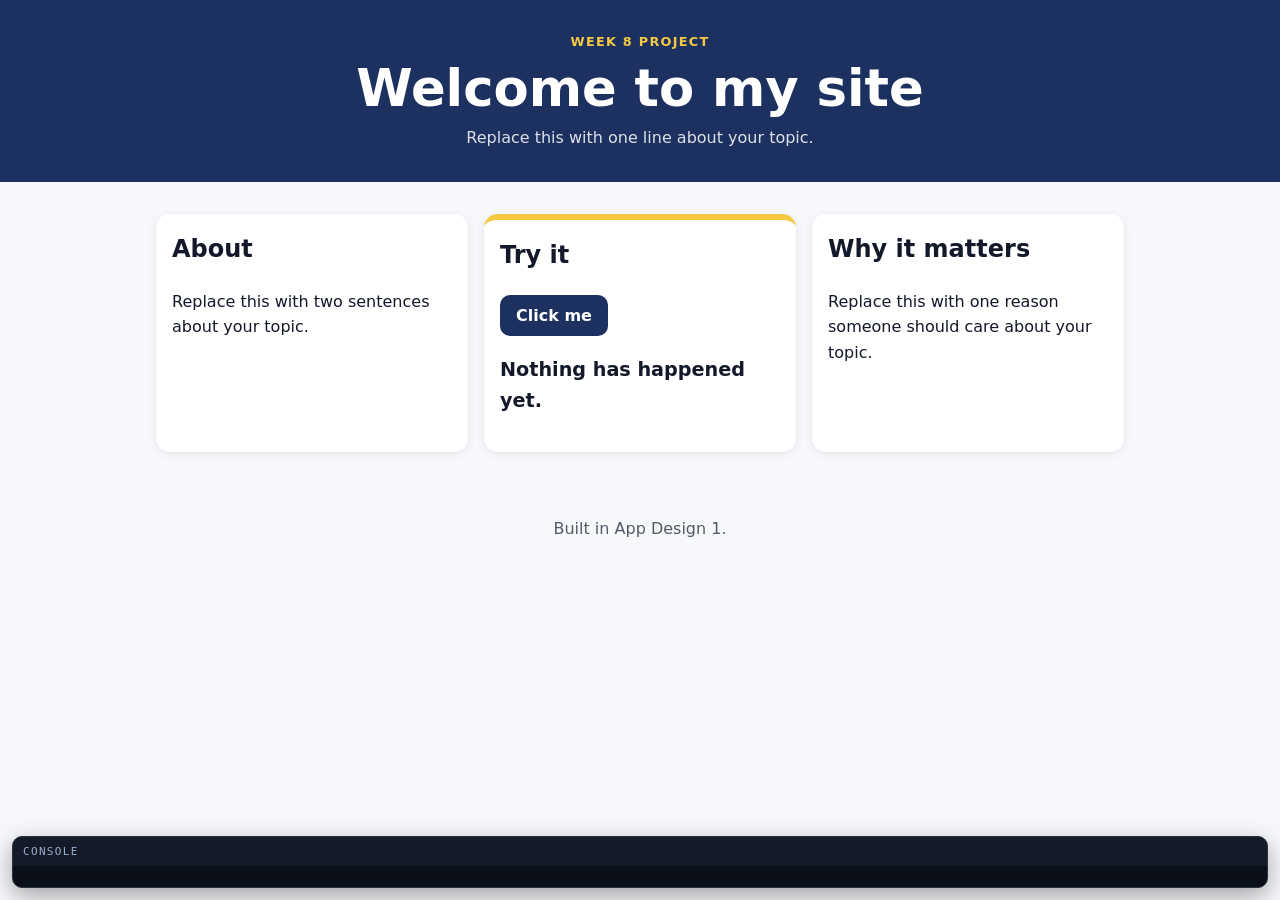
<file: week-08/my-site/index.html>
<!doctype html>
<html lang="en">
<head>
  <meta charset="utf-8">
  <meta name="viewport" content="width=device-width, initial-scale=1">
  <!-- DAY 1 · TODO 1: change the title to your topic -->
  <title>My Site</title>
  <link rel="stylesheet" href="styles.css">
  <!-- The console panel: shows console.log messages and errors at the bottom of the page,
       because school Chromebooks block the browser's own console.
       DAY 4: delete this one line before you ship, so your live site shows only your page. -->
  <script src="console-panel.js" defer></script>
  <!-- This line connects your JavaScript. "defer" means: wait until the page has loaded, then run it. Do not delete it. -->
  <script src="script.js" defer></script>
</head>
<body>
  <!--
    MY CONTRACT FOR THE WEEK  (DAY 1 · TODO 2 — fill in all four, then save)
    My topic:
    My colours:
    My headline:
    The one thing only my site does:
  -->

  <header class="top">
    <p class="kicker">Week 8 project</p>
    <!-- DAY 1 · TODO 3: your headline, in your own words -->
    <h1>Welcome to my site</h1>
    <!-- DAY 1 · TODO 4: one line that tells a stranger what this page is about -->
    <p class="tagline">Replace this with one line about your topic.</p>
  </header>

  <main class="cards">
    <section class="card">
      <h2>About</h2>
      <p>Replace this with two sentences about your topic.</p>
    </section>

    <section class="card feature">
      <h2>Try it</h2>
      <!-- DAY 2: this is your button. Its id, "action", is how JavaScript finds it. -->
      <button id="action" type="button">Click me</button>
      <!-- DAY 2: JavaScript writes into this paragraph. Its id is "output". -->
      <p id="output">Nothing has happened yet.</p>
    </section>

    <section class="card">
      <h2>Why it matters</h2>
      <p>Replace this with one reason someone should care about your topic.</p>
    </section>
  </main>

  <footer class="bottom">
    <p>Built in App Design 1.</p>
  </footer>
</body>
</html>
</file>
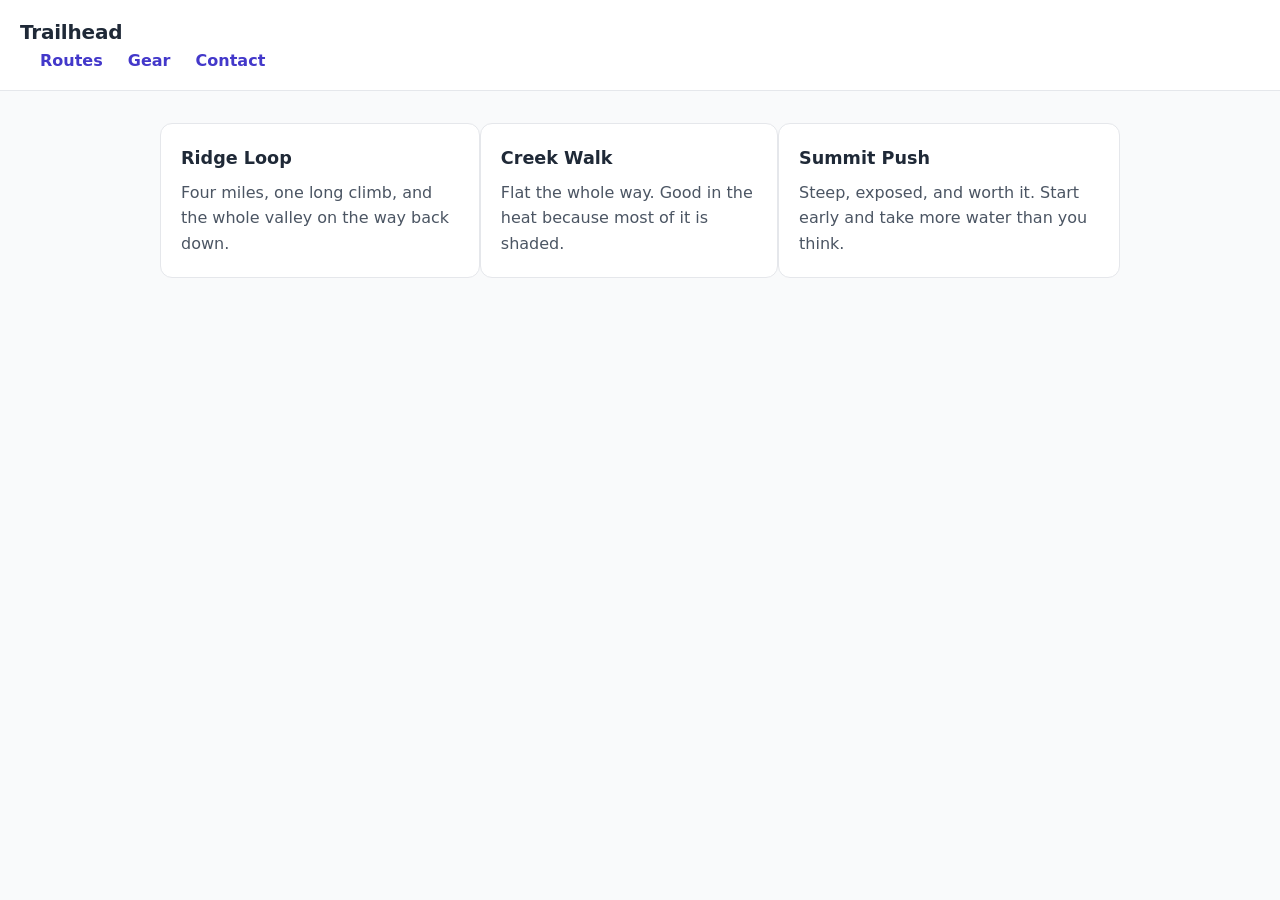
<file: day-24/starter.html>
<!doctype html>
<html lang="en">
<head>
  <meta charset="utf-8">
  <meta name="viewport" content="width=device-width,initial-scale=1">
  <title>Trailhead — starter</title>
  <link rel="stylesheet" href="styles.css">
</head>
<body>

  <!-- Do not change this HTML. Everything you need to do happens in styles.css. -->

  <header class="site-header">
    <div class="logo">Trailhead</div>
    <nav class="nav">
      <a href="#">Routes</a>
      <a href="#">Gear</a>
      <a href="#">Contact</a>
    </nav>
  </header>

  <main>
    <section class="cards">
      <article class="card">
        <h2>Ridge Loop</h2>
        <p>Four miles, one long climb, and the whole valley on the way back down.</p>
      </article>
      <article class="card">
        <h2>Creek Walk</h2>
        <p>Flat the whole way. Good in the heat because most of it is shaded.</p>
      </article>
      <article class="card">
        <h2>Summit Push</h2>
        <p>Steep, exposed, and worth it. Start early and take more water than you think.</p>
      </article>
    </section>
  </main>

</body>
</html>
</file>
<file: styles.css>
:root {
  --ink: #f5f2ea;
  --muted: #a8aaa8;
  --line: rgba(245, 242, 234, .16);
  --acid: #d5ff61;
  --coral: #ff735c;
  --violet: #8b7cff;
  --night: #111318;
  --panel: rgba(31, 34, 42, .68);
}

*,
*::before,
*::after {
  box-sizing: border-box;
}

html {
  scroll-behavior: smooth;
}

body {
  margin: 0;
  min-width: 320px;
  background: #111318;
  color: var(--ink);
  font: 400 16px/1.55 "Space Grotesk", sans-serif;
  overflow-x: hidden;
}

body::before {
  content: "";
  position: fixed;
  inset: 0;
  opacity: .22;
  pointer-events: none;
  background-image: url("data:image/svg+xml,%3Csvg viewBox='0 0 160 160' xmlns='http://www.w3.org/2000/svg'%3E%3Cfilter id='n'%3E%3CfeTurbulence type='fractalNoise' baseFrequency='.7' numOctaves='4' stitchTiles='stitch'/%3E%3C/filter%3E%3Crect width='100%25' height='100%25' filter='url(%23n)' opacity='.15'/%3E%3C/svg%3E");
  z-index: 10;
}

a {
  color: inherit;
  text-decoration: none;
}

.shell {
  width: min(1160px, calc(100% - 64px));
  margin-inline: auto;
}

.ambient {
  position: fixed;
  width: 34rem;
  height: 34rem;
  border-radius: 50%;
  filter: blur(100px);
  opacity: .14;
  pointer-events: none;
  z-index: -1;
  animation: drift 18s ease-in-out infinite alternate;
}

.ambient-one {
  background: var(--violet);
  top: -12rem;
  right: -6rem;
}

.ambient-two {
  background: var(--coral);
  bottom: -15rem;
  left: -10rem;
  animation-delay: -8s;
}

.site-header {
  display: flex;
  align-items: center;
  justify-content: space-between;
  height: 96px;
  border-bottom: 1px solid var(--line);
  font-size: .76rem;
  letter-spacing: .08em;
  text-transform: uppercase;
}

.wordmark {
  font-weight: 700;
  letter-spacing: .12em;
}

.wordmark span {
  display: inline-grid;
  place-items: center;
  width: 28px;
  height: 28px;
  margin-right: 8px;
  border: 1px solid var(--acid);
  color: var(--acid);
  font-size: .7rem;
}

nav {
  display: flex;
  gap: 34px;
  color: var(--muted);
}

nav a {
  transition: color .2s ease;
}

nav a:hover {
  color: var(--acid);
}

.status-pill {
  color: var(--acid);
}

.status-pill i,
.live i {
  display: inline-block;
  width: 7px;
  height: 7px;
  margin-right: 7px;
  border-radius: 50%;
  background: var(--acid);
  box-shadow: 0 0 14px var(--acid);
  animation: pulse 2s ease-in-out infinite;
}

.hero-grid {
  display: grid;
  grid-template-columns: 1.1fr .9fr;
  align-items: center;
  gap: 8%;
  min-height: 575px;
  padding: 84px 0 92px;
}

.eyebrow,
.label,
.number,
.card-tag,
.orbit-label,
.orbit-footer,
.footer-clock {
  font: 500 .7rem/1.2 "DM Mono", monospace;
  letter-spacing: .08em;
  text-transform: uppercase;
}

.eyebrow {
  display: flex;
  align-items: center;
  gap: 10px;
  color: var(--muted);
}

.eyebrow-dot {
  width: 8px;
  height: 8px;
  border-radius: 50%;
  background: var(--coral);
}

h1 {
  max-width: 700px;
  margin: 22px 0 24px;
  font-size: clamp(4rem, 8vw, 7.8rem);
  line-height: .88;
  font-weight: 600;
  letter-spacing: -.065em;
}

h1 em,
.contact-strip em {
  color: var(--acid);
  font-family: Georgia, serif;
  font-weight: 400;
  letter-spacing: -.08em;
}

.accent-mark {
  color: var(--coral);
}

.hero-description {
  max-width: 390px;
  margin-bottom: 34px;
  color: var(--muted);
  font-size: 1rem;
}

.button {
  display: inline-flex;
  align-items: center;
  gap: 22px;
  padding: 13px 17px;
  font-size: .75rem;
  font-weight: 600;
  letter-spacing: .03em;
  transition: transform .25s ease, background .25s ease;
}

.button:hover {
  transform: translateY(-3px);
}

.button span {
  font-size: 1.1rem;
}

.button-primary {
  background: var(--acid);
  color: #151713;
}

.button-primary:hover {
  background: #e1ff91;
}

.glass-card {
  border: 1px solid var(--line);
  background: var(--panel);
  backdrop-filter: blur(18px);
  -webkit-backdrop-filter: blur(18px);
  box-shadow: 0 20px 60px rgba(0, 0, 0, .14);
}

.hero-orbit {
  position: relative;
  min-height: 400px;
  overflow: hidden;
}

.orbit-label {
  position: absolute;
  top: 24px;
  left: 24px;
  color: var(--muted);
}

.orbit-label span {
  color: var(--acid);
}

.orbit-stage {
  position: absolute;
  inset: 60px 20px 50px;
  display: grid;
  place-items: center;
  perspective: 700px;
}

.planet {
  width: 145px;
  height: 145px;
  border-radius: 50%;
  background: radial-gradient(circle at 30% 25%, #e0ffc0 0 3%, transparent 4%), linear-gradient(135deg, var(--acid), #90a7ff 48%, var(--violet));
  box-shadow: -20px 26px 50px rgba(0, 0, 0, .3), 0 0 50px rgba(213, 255, 97, .16);
  animation: float 5s ease-in-out infinite;
}

.planet::before,
.planet::after {
  content: "";
  position: absolute;
  width: 40px;
  height: 12px;
  border-radius: 50%;
  background: rgba(24, 29, 35, .24);
  transform: rotate(-22deg);
}

.planet::before {
  margin: 41px 0 0 30px;
}

.planet::after {
  margin: 94px 0 0 84px;
  width: 22px;
  height: 8px;
}

.orbit-ring {
  position: absolute;
  width: 290px;
  height: 86px;
  border: 1px solid rgba(213, 255, 97, .55);
  border-radius: 50%;
  transform: rotate(-22deg);
}

.ring-two {
  width: 350px;
  height: 135px;
  border-color: rgba(255, 115, 92, .38);
  transform: rotate(28deg);
}

.star {
  position: absolute;
  color: var(--acid);
}

.star-one {
  top: 13%;
  right: 17%;
  font-size: 1.6rem;
  animation: blink 3s infinite;
}

.star-two {
  bottom: 13%;
  left: 12%;
  color: var(--coral);
  font-size: 3rem;
}

.star-three {
  top: 29%;
  left: 13%;
  font-size: .8rem;
}

.orbit-footer {
  position: absolute;
  bottom: 22px;
  right: 24px;
  left: 24px;
  display: flex;
  justify-content: space-between;
  color: var(--muted);
}

.orbit-footer strong {
  color: var(--ink);
  font-weight: 400;
}

.bento-grid {
  display: grid;
  grid-template-columns: 1.1fr .9fr;
  gap: 18px;
}

.project-card {
  overflow: hidden;
  min-height: 445px;
}

.card-top {
  display: flex;
  justify-content: space-between;
  align-items: center;
  padding: 24px 26px 0;
}

.number {
  color: var(--muted);
}

.card-tag {
  padding: 6px 9px;
  border: 1px solid var(--line);
  color: var(--muted);
}

.card-content {
  padding: 0 26px 28px;
}

.card-content .label,
.now-card .label {
  color: var(--coral);
  margin: 0 0 8px;
}

.card-content h2,
.about-card h2,
.now-card h2 {
  margin: 0 0 9px;
  font-size: 2rem;
  line-height: 1;
  letter-spacing: -.06em;
}

.card-content p:not(.label),
.about-card p {
  max-width: 330px;
  margin: 0 0 20px;
  color: var(--muted);
  font-size: .9rem;
}

.text-link {
  color: var(--acid);
  font-size: .78rem;
}

.text-link span {
  margin-left: 7px;
}

.pixel-scene {
  position: relative;
  height: 236px;
  margin: 18px 26px 28px;
  overflow: hidden;
  background: linear-gradient(#34304e, #1b202d 72%);
}

.pixel-scene::before {
  content: "";
  position: absolute;
  inset: 0;
  opacity: .4;
  background: repeating-linear-gradient(90deg, transparent 0 30px, rgba(255, 255, 255, .04) 31px 32px);
}

.pixel-sun {
  position: absolute;
  top: 32px;
  right: 46px;
  width: 43px;
  height: 43px;
  border-radius: 50%;
  background: var(--coral);
  box-shadow: 0 0 40px var(--coral);
}

.pixel-mountain {
  position: absolute;
  bottom: 0;
  width: 0;
  height: 0;
  border-right: 160px solid transparent;
  border-bottom: 140px solid #24283b;
  border-left: 160px solid transparent;
}

.mountain-back {
  left: -26px;
  border-bottom-color: #49436a;
}

.mountain-front {
  right: -86px;
  border-bottom-color: #1c2231;
}

.pixel-player {
  position: absolute;
  bottom: 31px;
  left: 47%;
  width: 18px;
  height: 28px;
  background: var(--acid);
  box-shadow: 0 0 18px var(--acid);
}

.pixel-player::after {
  content: "";
  position: absolute;
  bottom: -6px;
  left: -4px;
  width: 26px;
  height: 6px;
  background: var(--acid);
}

.browser-art {
  height: 236px;
  margin: 18px 26px 28px;
  padding: 12px;
  background: #272431;
}

.browser-bar {
  display: flex;
  gap: 5px;
  padding-bottom: 15px;
  border-bottom: 1px solid var(--line);
}

.browser-bar i {
  width: 6px;
  height: 6px;
  border-radius: 50%;
  background: var(--coral);
}

.browser-bar i:nth-child(2) {
  background: var(--acid);
}

.browser-bar i:nth-child(3) {
  background: var(--violet);
}

.browser-lines {
  display: grid;
  gap: 12px;
  padding: 30px 22px;
}

.browser-lines b {
  display: block;
  height: 10px;
  width: 70%;
  background: #f3c7b1;
  opacity: .7;
}

.browser-lines b:nth-child(2) {
  width: 43%;
  height: 28px;
  background: var(--violet);
}

.browser-lines b:nth-child(3) {
  width: 90%;
  background: #7f87b7;
}

.browser-lines b:nth-child(4) {
  width: 56%;
  background: var(--acid);
}

.about-card,
.now-card {
  padding: 24px 26px 28px;
  min-height: 300px;
}

.about-card {
  background: linear-gradient(135deg, rgba(80, 71, 114, .62), rgba(31, 34, 42, .68));
}

.about-card .card-top,
.now-card .card-top {
  padding: 0 0 52px;
}

.about-card h2 span {
  color: var(--acid);
  font-family: Georgia, serif;
  font-weight: 400;
}

.tool-row {
  display: flex;
  flex-wrap: wrap;
  gap: 8px;
  margin-top: 28px;
}

.tool-row span {
  padding: 8px 10px;
  border: 1px solid var(--line);
  color: var(--muted);
  font: .65rem "DM Mono", monospace;
  text-transform: uppercase;
}

.now-card {
  background: linear-gradient(140deg, rgba(45, 53, 39, .74), rgba(31, 34, 42, .68));
}

.progress-item {
  margin-top: 28px;
  font: .7rem "DM Mono", monospace;
}

.progress-item div {
  display: flex;
  justify-content: space-between;
  margin-bottom: 8px;
}

.progress-item b {
  color: var(--acid);
  font-weight: 400;
}

.progress-track {
  display: block;
  height: 4px;
  background: rgba(255, 255, 255, .1);
}

.progress-track i {
  display: block;
  height: 100%;
  background: var(--acid);
}

.contact-strip {
  display: flex;
  justify-content: space-between;
  align-items: end;
  gap: 32px;
  margin: 18px 0 24px;
  padding: 48px 52px;
  background: linear-gradient(115deg, rgba(213, 255, 97, .12), rgba(31, 34, 42, .78) 45%);
}

.contact-strip h2 {
  margin: 20px 0 0;
  font-size: clamp(3rem, 6vw, 5.6rem);
  line-height: .87;
  letter-spacing: -.07em;
}

.contact-action {
  min-width: 240px;
}

.contact-action p {
  color: var(--muted);
  font-size: .9rem;
  margin: 0 0 25px;
}

.button-light {
  background: var(--ink);
  color: #17191c;
  background: var(--acid);
}

.site-footer {
  display: flex;
  justify-content: space-between;
  padding: 22px 0 42px;
  color: var(--muted);
  font: .66rem "DM Mono", monospace;
  text-transform: uppercase;
}

.footer-clock strong {
  color: var(--acid);
  font-weight: 400;
}

.heart {
  color: var(--coral);
}

.reveal {
  opacity: 0;
  transform: translateY(20px);
  transition: opacity .8s ease, transform .8s ease;
}

.reveal.visible {
  opacity: 1;
  transform: translateY(0);
}

.project-card:nth-child(2) {
  transition-delay: .12s;
}

.about-card {
  transition-delay: .16s;
}

.now-card {
  transition-delay: .22s;
}

.contact-strip {
  transition-delay: .08s;
}

@keyframes drift {
  to {
    transform: translate(70px, 40px) scale(1.15);
  }
}

@keyframes float {
  50% {
    transform: translateY(-13px) rotate(5deg);
  }
}

@keyframes pulse {
  50% {
    opacity: .35;
  }
}

@keyframes blink {
  50% {
    opacity: .2;
    transform: scale(.7);
  }
}

@media (max-width: 760px) {
  .shell {
    width: min(100% - 36px, 560px);
  }

  .site-header {
    height: 76px;
  }

  .site-header nav {
    display: none;
  }

  .status-pill {
    font-size: .62rem;
  }

  .hero-grid {
    grid-template-columns: 1fr;
    gap: 48px;
    padding: 68px 0;
  }

  .hero-orbit {
    min-height: 340px;
  }

  .bento-grid {
    grid-template-columns: 1fr;
  }

  .project-card {
    min-height: 0;
  }

  .contact-strip {
    display: block;
    padding: 36px 26px;
  }

  .contact-action {
    margin-top: 34px;
  }

  .site-footer {
    gap: 15px;
    flex-wrap: wrap;
  }

  .site-footer>span:last-child {
    display: none;
  }
}

@media (prefers-reduced-motion: reduce) {

  *,
  *::before,
  *::after {
    animation-duration: .01ms !important;
    transition-duration: .01ms !important;
    scroll-behavior: auto !important;
  }
}
</file>
<file: assignments/01-this-is-me/styles.css>
/* ═══════════════════════════════════════════════════════════════════════════
   styles.css — how the page LOOKS.
   This is the file you will spend the most time in.

   Everything below is grouped and labelled. You can change any value.
   If you break something badly, delete what you changed and save again.
   ═══════════════════════════════════════════════════════════════════════ */


/* ── THE THEMES ────────────────────────────────────────────────────────────
   Six colour schemes. The buttons at the top switch between them by changing
   data-theme on the <html> tag, and each block below fills in the same six
   names with different colours.

   TODO 11 — Pick your favourite theme, then change ITS colours to yours.
   Use https://coolors.co if you want help choosing.                        */

[data-theme="midnight"] {
  --bg:        #0f1420;   /* page background      */
  --surface:   #1a2131;   /* cards and boxes      */
  --text:      #e9edf5;   /* main writing         */
  --muted:     #94a2bd;   /* quieter writing      */
  --accent:    #4dd4ff;   /* buttons, highlights  */
  --accent-2:  #ffd166;   /* a second highlight   */
  --line:      #2a3348;   /* borders              */
}
[data-theme="paper"] {
  --bg: #f6f5f1; --surface: #ffffff; --text: #16181d; --muted: #5d6470;
  --accent: #2f6df6; --accent-2: #e0562f; --line: #dcd9d2;
}
[data-theme="sunset"] {
  --bg: #1b1020; --surface: #2a1730; --text: #ffeaf3; --muted: #c79bb4;
  --accent: #ff6b9d; --accent-2: #ffb86b; --line: #45264f;
}
[data-theme="forest"] {
  --bg: #0d1a14; --surface: #14261d; --text: #e6f4ea; --muted: #8fb5a0;
  --accent: #4ade80; --accent-2: #fbbf24; --line: #21382b;
}
[data-theme="candy"] {
  --bg: #fff5fb; --surface: #ffffff; --text: #2b1b2b; --muted: #7c6280;
  --accent: #d946ef; --accent-2: #22d3ee; --line: #f2dcec;
}
[data-theme="mono"] {
  --bg: #ffffff; --surface: #fafafa; --text: #111111; --muted: #666666;
  --accent: #111111; --accent-2: #666666; --line: #e2e2e2;
}


/* ── THE TYPEFACES ─────────────────────────────────────────────────────────
   The Type buttons swap data-font on <html>. These are system fonts, so they
   load instantly and work offline.                                          */

[data-font="sans"]  { --face: system-ui, -apple-system, "Segoe UI", Roboto, sans-serif; }
[data-font="serif"] { --face: Georgia, "Iowan Old Style", "Times New Roman", serif; }
[data-font="mono"]  { --face: ui-monospace, "Cascadia Code", Consolas, monospace; }


/* ── THE BASICS ────────────────────────────────────────────────────────────
   TODO 12 — Try changing --radius to 0 for sharp corners, or 24px for round. */

:root { --radius: 14px; --pad: 20px; --max: 860px; }

* { box-sizing: border-box; }

body {
  margin: 0;
  background: var(--bg);
  color: var(--text);
  font-family: var(--face);
  font-size: 17px;
  line-height: 1.65;
  /* transition makes the theme change fade instead of snap */
  transition: background .25s ease, color .25s ease;
}

main { max-width: var(--max); margin: 0 auto; padding: 0 var(--pad); }

section { padding: 48px 0; border-bottom: 1px solid var(--line); }
section:last-of-type { border-bottom: 0; }


/* ── HEADINGS AND TEXT ─────────────────────────────────────────────────────
   TODO 13 — Make the h1 bigger or smaller. clamp() means: never below the
   first number, never above the last, and it scales in between.             */

h1 { font-size: clamp(38px, 8vw, 68px); line-height: 1.05; margin: 8px 0 14px; }
h2 { font-size: clamp(22px, 4vw, 30px); margin: 0 0 6px; }
h3 { font-size: 18px; margin: 10px 0 6px; }

.eyebrow {
  font-size: 13px; letter-spacing: .14em; text-transform: uppercase;
  color: var(--accent); margin: 0;
}
.lede { font-size: 19px; color: var(--muted); max-width: 52ch; }
.section-note { color: var(--muted); font-size: 15px; margin: 0 0 18px; }


/* ── THE HERO ──────────────────────────────────────────────────────────── */

.hero { padding: 64px 0 48px; }
.hero-actions { display: flex; gap: 10px; flex-wrap: wrap; margin-top: 22px; }

.btn {
  display: inline-block; padding: 11px 20px; border-radius: 999px;
  text-decoration: none; font-size: 15px; font-weight: 600;
  transition: transform .15s ease;
}
.btn:hover { transform: translateY(-2px); }
.btn-solid { background: var(--accent); color: var(--bg); }
.btn-ghost { border: 1px solid var(--line); color: var(--text); }


/* ── THE CARDS ─────────────────────────────────────────────────────────────
   The Layout buttons change data-layout, and the three rules below decide
   how the cards arrange themselves.                                         */

.grid { display: grid; gap: 14px; }
[data-layout="stack"] .grid { grid-template-columns: 1fr; }
[data-layout="split"] .grid { grid-template-columns: repeat(auto-fit, minmax(240px, 1fr)); }
[data-layout="cards"] .grid { grid-template-columns: repeat(auto-fit, minmax(170px, 1fr)); }

.card {
  background: var(--surface); border: 1px solid var(--line);
  border-radius: var(--radius); padding: 18px;
  /* these two lines are the fade-in — app.js adds .is-in when you scroll */
  opacity: 0; transform: translateY(10px);
  transition: opacity .5s ease, transform .5s ease, border-color .2s;
}
.card.is-in { opacity: 1; transform: none; }
.card:hover { border-color: var(--accent); }
.card-icon { font-size: 26px; }
.card p { color: var(--muted); font-size: 15.5px; margin-bottom: 0; }


/* ── THE NOW LIST ──────────────────────────────────────────────────────── */

.nowlist { list-style: none; padding: 0; margin: 0;
  display: flex; flex-direction: column; gap: 2px; }
.nowlist li {
  display: flex; gap: 14px; align-items: baseline;
  padding: 11px 0; border-bottom: 1px dashed var(--line);
}
.now-k { color: var(--muted); font-size: 14px; min-width: 110px; }
.now-v { font-weight: 600; }


/* ── THE PICKERS ───────────────────────────────────────────────────────── */

.picker { display: flex; align-items: center; gap: 10px; flex-wrap: wrap;
  padding: 12px 0; }
.picker-q { min-width: 200px; color: var(--muted); }
.picker button {
  font: inherit; font-size: 15px; padding: 8px 16px; cursor: pointer;
  background: var(--surface); color: var(--text);
  border: 1px solid var(--line); border-radius: 999px;
  transition: border-color .15s, background .15s;
}
.picker button:hover { border-color: var(--accent); }
.picker button.is-picked { background: var(--accent); color: var(--bg);
  border-color: var(--accent); }


/* ── THE QUOTE ─────────────────────────────────────────────────────────── */

blockquote {
  margin: 0; padding: 20px 24px; background: var(--surface);
  border-left: 4px solid var(--accent-2); border-radius: 0 var(--radius) var(--radius) 0;
}
blockquote p { font-size: 21px; margin: 0 0 8px; }
cite { color: var(--muted); font-style: normal; font-size: 15px; }


/* ── THE CONTROL BAR ───────────────────────────────────────────────────────
   You can restyle this, but do not delete it — the buttons are how the
   page changes.                                                             */

.controls {
  position: sticky; top: 0; z-index: 10;
  display: flex; gap: 22px; align-items: center; flex-wrap: wrap;
  padding: 12px var(--pad);
  background: var(--surface); border-bottom: 1px solid var(--line);
}
.controls-label { font-size: 12px; letter-spacing: .14em; text-transform: uppercase;
  color: var(--muted); }
.control { display: flex; align-items: center; gap: 8px; }
.control-name { font-size: 12px; color: var(--muted); }

.swatches { display: flex; gap: 6px; }
.sw { width: 22px; height: 22px; border-radius: 6px; cursor: pointer;
  border: 2px solid transparent; }
.sw.is-on { border-color: var(--text); }
.sw-midnight { background: #0f1420; } .sw-paper { background: #f6f5f1; }
.sw-sunset   { background: #ff6b9d; } .sw-forest { background: #4ade80; }
.sw-candy    { background: #d946ef; } .sw-mono   { background: #ffffff;
  box-shadow: inset 0 0 0 1px #ccc; }

.pills { display: flex; gap: 5px; }
.pills button {
  font: inherit; font-size: 13px; padding: 5px 12px; cursor: pointer;
  background: transparent; color: var(--muted);
  border: 1px solid var(--line); border-radius: 999px;
}
.pills button.is-on { background: var(--accent); color: var(--bg);
  border-color: var(--accent); }


/* ── THE FOOTER ────────────────────────────────────────────────────────── */

footer { max-width: var(--max); margin: 0 auto; padding: 32px var(--pad) 56px;
  color: var(--muted); font-size: 14px; }


/* ── PHONES ────────────────────────────────────────────────────────────────
   Anything inside this block only applies on screens under 600px wide.
   TODO 14 — Open your page on your phone and see if anything looks wrong.  */

@media (max-width: 600px) {
  body { font-size: 16px; }
  section { padding: 34px 0; }
  .hero { padding: 40px 0 30px; }
  .now-k { min-width: 90px; }
  .controls { gap: 14px; }
}


/* ── ACCESSIBILITY ─────────────────────────────────────────────────────────
   Some people set their device to reduce motion. This turns the animations
   off for them. Leave it in.                                               */

/* Printing: no animation runs, so force everything visible. A printed page with
   three empty boxes is the worst possible version of this assignment. */
@media print {
  .card { opacity: 1 !important; transform: none !important; }
  .controls { display: none; }
  body { background: #fff; color: #000; }
}

@media (prefers-reduced-motion: reduce) {
  * { transition: none !important; animation: none !important; }
  .card { opacity: 1; transform: none; }
}
</file>
<file: week-08/day-1/styles.css>
@import url('https://fonts.googleapis.com/css2?family=Barlow+Condensed:wght@500;600;700;800&family=Space+Mono:wght@400;700&display=swap');

:root {
  --ink: #101619;
  --panel: #192326;
  --line: #526167;
  --cream: #e8e1cf;
  --lime: #b8d34b;
  --orange: #f06d3b;
}

* {
  box-sizing: border-box;
}

body {
  margin: 0;
  min-height: 100vh;
  color: var(--cream);
  background: #0d1112;
  font-family: 'Barlow Condensed', sans-serif;
}

body::before {
  content: '';
  position: fixed;
  inset: 0;
  opacity: .2;
  pointer-events: none;
  background-image: linear-gradient(rgba(255, 255, 255, .04) 1px, transparent 1px), linear-gradient(90deg, rgba(255, 255, 255, .04) 1px, transparent 1px);
  background-size: 34px 34px;
}

.game-shell {
  width: min(1100px, calc(100% - 32px));
  margin: 0 auto;
  padding: 42px 0 28px;
}

.topbar {
  display: flex;
  justify-content: space-between;
  align-items: end;
  gap: 20px;
  margin-bottom: 22px;
}

.eyebrow {
  margin: 0 0 5px;
  color: var(--lime);
  font: 700 12px 'Space Mono', monospace;
  letter-spacing: .14em;
  text-transform: uppercase;
}

h1 {
  margin: 0;
  font-size: clamp(2.4rem, 7vw, 5.2rem);
  line-height: .85;
  letter-spacing: .02em;
  text-transform: uppercase;
}

.scoreboard {
  display: flex;
  gap: 18px;
  color: #94a2a4;
  font: 12px 'Space Mono', monospace;
  text-transform: uppercase;
}

.scoreboard strong {
  display: block;
  margin-top: 4px;
  color: var(--cream);
  font-size: 23px;
}

.game-card {
  padding: 12px;
  border: 1px solid var(--line);
  background: rgba(25, 35, 38, .9);
  box-shadow: 12px 12px 0 rgba(0, 0, 0, .25);
}

.arena {
  position: relative;
  height: min(66vh, 560px);
  min-height: 390px;
  overflow: hidden;
  border: 1px solid #657477;
  background-color: #68735f;
  background-image: radial-gradient(circle at 15% 30%, rgba(24, 34, 25, .22) 0 3px, transparent 4px), radial-gradient(circle at 70% 70%, rgba(24, 34, 25, .18) 0 5px, transparent 6px), linear-gradient(135deg, rgba(255, 255, 255, .08), transparent 40%);
  background-size: 42px 38px, 67px 53px, 100% 100%;
}

.arena::after {
  content: '';
  position: absolute;
  inset: 0;
  pointer-events: none;
  border: 18px solid rgba(13, 17, 18, .13);
}

.hud {
  position: absolute;
  z-index: 5;
  top: 18px;
  left: 20px;
  right: 20px;
  display: flex;
  justify-content: space-between;
  color: var(--cream);
  font: 700 11px 'Space Mono', monospace;
  letter-spacing: .08em;
  text-transform: uppercase;
  text-shadow: 1px 1px #273329;
}

.target,
.tank {
  position: absolute;
  transform: translate(-50%, -50%);
}

.target {
  z-index: 2;
  width: 120px;
  height: 120px;
  left: 76%;
  top: 37%;
  border: 4px solid #eeebd7;
  border-radius: 50%;
  background: #b44931;
  box-shadow: 0 0 0 8px rgba(16, 22, 25, .4), 0 12px 15px rgba(0, 0, 0, .22);
  transition: left .4s ease, top .4s ease, transform .15s;
}

.target-ring {
  position: absolute;
  border: 2px solid #e9dfc3;
  border-radius: 50%;
  inset: 14px;
}

.ring-two {
  inset: 30px;
  border-color: #b44931;
  background: #e9dfc3;
}

.target-core {
  position: absolute;
  inset: 43px;
  border-radius: 50%;
  background: #b44931;
}

.target-label {
  position: absolute;
  top: 128px;
  width: 100%;
  color: #26332b;
  font: 700 11px 'Space Mono', monospace;
  text-align: center;
}

.target.hit {
  animation: hit .35s ease;
}

.target.destroyed {
  opacity: .25;
  filter: grayscale(1);
}

@keyframes hit {
  50% {
    transform: translate(-50%, -50%) scale(1.18);
    filter: brightness(1.7);
  }
}

.tank {
  z-index: 3;
  left: 25%;
  top: 72%;
  width: 100px;
  height: 86px;
  transition: left .16s linear, top .16s linear;
}

.tank-body {
  position: absolute;
  z-index: 2;
  left: 10px;
  top: 27px;
  width: 80px;
  height: 48px;
  border: 4px solid #18221f;
  border-radius: 13px 13px 9px 9px;
  background: var(--lime);
  box-shadow: inset 0 -8px rgba(47, 67, 34, .35), 0 7px 8px rgba(0, 0, 0, .3);
}

.tank-body span {
  position: absolute;
  top: 16px;
  width: 11px;
  height: 9px;
  background: #35472b;
}

.tank-body span:first-child {
  left: 16px;
}

.tank-body span:last-child {
  right: 16px;
}

.track {
  position: absolute;
  z-index: 1;
  top: 21px;
  width: 18px;
  height: 61px;
  border: 4px solid #19221f;
  border-radius: 9px;
  background: repeating-linear-gradient(0deg, #4b5847 0 5px, #202a26 5px 8px);
}

.track-left {
  left: 0;
}

.track-right {
  right: 0;
}

.turret {
  position: absolute;
  z-index: 3;
  top: 9px;
  left: 28px;
  width: 44px;
  height: 41px;
  border: 4px solid #18221f;
  border-radius: 50%;
  background: #89a63d;
}

.barrel {
  position: absolute;
  top: 14px;
  left: 35px;
  width: 64px;
  height: 11px;
  border: 3px solid #18221f;
  border-left: 0;
  background: #5d7235;
  transform-origin: left center;
}

.controls {
  display: flex;
  align-items: center;
  gap: 18px;
  padding: 17px 8px 7px;
}

.direction-pad {
  position: relative;
  width: 112px;
  height: 96px;
}

.control-button {
  position: absolute;
  width: 34px;
  height: 31px;
  border: 1px solid #697a7d;
  border-radius: 3px;
  color: var(--cream);
  background: #273438;
  cursor: pointer;
}

.control-button:active {
  background: var(--lime);
  color: var(--ink);
}

.up {
  top: 0;
  left: 39px;
}

.left {
  top: 33px;
  left: 3px;
}

.down {
  bottom: 0;
  left: 39px;
}

.right {
  top: 33px;
  right: 3px;
}

.shoot-button {
  min-width: 178px;
  padding: 18px 28px;
  border: 2px solid var(--orange);
  border-radius: 3px;
  color: #fff5e2;
  background: var(--orange);
  font: 800 20px 'Barlow Condensed', sans-serif;
  letter-spacing: .12em;
  cursor: pointer;
  box-shadow: 0 5px 0 #913921;
}

.shoot-button:hover {
  background: #fb8050;
}

.shoot-button:active {
  transform: translateY(4px);
  box-shadow: 0 1px 0 #913921;
}

.crosshair {
  font-size: 25px;
  vertical-align: -2px;
}

.reset-button {
  margin-left: auto;
  padding: 10px 13px;
  border: 1px solid var(--line);
  color: #b9c3bf;
  background: transparent;
  font: 700 12px 'Space Mono', monospace;
  cursor: pointer;
}

.reset-button:hover {
  border-color: var(--lime);
  color: var(--lime);
}

.instructions {
  margin: 0;
  padding: 10px 8px 2px;
  color: #9aaba7;
  font: 12px 'Space Mono', monospace;
}

.instructions b {
  color: var(--lime);
}

.shell {
  position: absolute;
  z-index: 4;
  width: 9px;
  height: 9px;
  border-radius: 50%;
  background: #ffe6a0;
  box-shadow: 0 0 12px 4px #f06d3b;
  pointer-events: none;
}

@media (max-width: 600px) {
  .game-shell {
    width: calc(100% - 20px);
    padding-top: 25px;
  }

  .topbar {
    align-items: start;
    flex-direction: column;
    gap: 16px;
  }

  .scoreboard {
    align-self: stretch;
    justify-content: space-between;
  }

  .arena {
    min-height: 360px;
    height: 58vh;
  }

  .controls {
    flex-wrap: wrap;
    justify-content: center;
  }

  .reset-button {
    margin-left: 0;
  }

  .shoot-button {
    flex: 1;
  }

  .instructions {
    line-height: 1.6;
  }
}
</file>
<file: week-08/day-2/styles.css>
@import url('https://fonts.googleapis.com/css2?family=Barlow+Condensed:wght@500;600;700;800&family=Space+Mono:wght@400;700&display=swap');

:root {
  --ink: #101619;
  --line: #526167;
  --cream: #e8e1cf;
  --lime: #b8d34b;
  --orange: #f06d3b;
}

* {
  box-sizing: border-box;
}

body {
  margin: 0;
  min-height: 100vh;
  color: var(--cream);
  background: #0d1112;
  font-family: 'Barlow Condensed', sans-serif;
}

body::before {
  content: '';
  position: fixed;
  inset: 0;
  opacity: .2;
  pointer-events: none;
  background-image: linear-gradient(rgba(255, 255, 255, .04) 1px, transparent 1px), linear-gradient(90deg, rgba(255, 255, 255, .04) 1px, transparent 1px);
  background-size: 34px 34px;
}

.game-shell {
  width: min(1100px, calc(100% - 32px));
  margin: 0 auto;
  padding: 42px 0 28px;
}

.topbar {
  display: flex;
  justify-content: space-between;
  align-items: end;
  gap: 20px;
  margin-bottom: 22px;
}

.eyebrow {
  margin: 0 0 5px;
  color: var(--lime);
  font: 700 12px 'Space Mono', monospace;
  letter-spacing: .14em;
  text-transform: uppercase;
}

h1 {
  margin: 0;
  font-size: clamp(2.4rem, 7vw, 5.2rem);
  line-height: .85;
  letter-spacing: .02em;
  text-transform: uppercase;
}

.scoreboard {
  display: flex;
  gap: 18px;
  color: #94a2a4;
  font: 12px 'Space Mono', monospace;
  text-transform: uppercase;
}

.scoreboard strong {
  display: block;
  margin-top: 4px;
  color: var(--cream);
  font-size: 23px;
}

.game-card {
  padding: 12px;
  border: 1px solid var(--line);
  background: rgba(25, 35, 38, .9);
  box-shadow: 12px 12px 0 rgba(0, 0, 0, .25);
}

.arena {
  position: relative;
  height: min(66vh, 560px);
  min-height: 390px;
  overflow: hidden;
  border: 1px solid #657477;
  background-color: #68735f;
  background-image: radial-gradient(circle at 15% 30%, rgba(24, 34, 25, .22) 0 3px, transparent 4px), radial-gradient(circle at 70% 70%, rgba(24, 34, 25, .18) 0 5px, transparent 6px), linear-gradient(135deg, rgba(255, 255, 255, .08), transparent 40%);
  background-size: 42px 38px, 67px 53px, 100% 100%;
}

.arena::after {
  content: '';
  position: absolute;
  inset: 0;
  pointer-events: none;
  border: 18px solid rgba(13, 17, 18, .13);
}

.hud {
  position: absolute;
  z-index: 5;
  top: 18px;
  left: 20px;
  right: 20px;
  display: flex;
  justify-content: space-between;
  color: var(--cream);
  font: 700 11px 'Space Mono', monospace;
  letter-spacing: .08em;
  text-transform: uppercase;
  text-shadow: 1px 1px #273329;
}

.tank {
  position: absolute;
  transform: translate(-50%, -50%) rotate(var(--tank-angle, 0deg));
}

@keyframes hit {
  50% {
    transform: translate(-50%, -50%) rotate(var(--tank-angle, 0deg)) scale(1.18);
    filter: brightness(1.7);
  }
}

.tank {
  z-index: 3;
  left: 25%;
  top: 72%;
  width: 100px;
  height: 86px;
  transition: left .1s linear, top .1s linear;
  will-change: left, top;
}

.enemy-tank {
  z-index: 3;
  left: 76%;
  top: 28%;
  transform: translate(-50%, -50%) scale(.9);
  transition: left .25s ease-out, top .25s ease-out;
  pointer-events: none;
}

.enemy-tank .tank-body {
  background: var(--orange);
}

.enemy-tank .turret {
  background: #bb5435;
}

.tank.hit {
  animation: hit .35s ease;
}

.tank.disabled {
  filter: grayscale(1);
  opacity: .45;
}

.tank-body {
  position: absolute;
  z-index: 2;
  left: 10px;
  top: 27px;
  width: 80px;
  height: 48px;
  border: 4px solid #18221f;
  border-radius: 13px 13px 9px 9px;
  background: var(--lime);
  box-shadow: inset 0 -8px rgba(47, 67, 34, .35), 0 7px 8px rgba(0, 0, 0, .3);
}

.tank-body span {
  position: absolute;
  top: 16px;
  width: 11px;
  height: 9px;
  background: #35472b;
}

.tank-body span:first-child {
  left: 16px;
}

.tank-body span:last-child {
  right: 16px;
}

.track {
  position: absolute;
  z-index: 1;
  top: 21px;
  width: 18px;
  height: 61px;
  border: 4px solid #19221f;
  border-radius: 9px;
  background: repeating-linear-gradient(0deg, #4b5847 0 5px, #202a26 5px 8px);
}

.track-left {
  left: 0;
}

.track-right {
  right: 0;
}

.turret {
  position: absolute;
  z-index: 3;
  top: 9px;
  left: 28px;
  width: 44px;
  height: 41px;
  border: 4px solid #18221f;
  border-radius: 50%;
  background: #89a63d;
  transform: rotate(var(--barrel-angle, 0deg));
  transform-origin: center;
}

.barrel {
  position: absolute;
  top: 14px;
  left: 35px;
  width: 64px;
  height: 11px;
  border: 3px solid #18221f;
  border-left: 0;
  background: #5d7235;
}

.controls {
  display: flex;
  align-items: center;
  gap: 18px;
  padding: 17px 8px 7px;
}

.direction-pad {
  position: relative;
  width: 112px;
  height: 96px;
}

.control-button {
  position: absolute;
  width: 34px;
  height: 31px;
  border: 1px solid #697a7d;
  border-radius: 3px;
  color: var(--cream);
  background: #273438;
  cursor: pointer;
}

.control-button:active {
  background: var(--lime);
  color: var(--ink);
}

.up {
  top: 0;
  left: 39px;
}

.left {
  top: 33px;
  left: 3px;
}

.down {
  bottom: 0;
  left: 39px;
}

.right {
  top: 33px;
  right: 3px;
}

.shoot-button {
  min-width: 178px;
  padding: 18px 28px;
  border: 2px solid var(--orange);
  border-radius: 3px;
  color: #fff5e2;
  background: var(--orange);
  font: 800 20px 'Barlow Condensed', sans-serif;
  letter-spacing: .12em;
  cursor: pointer;
  box-shadow: 0 5px 0 #913921;
}

.shoot-button:hover {
  background: #fb8050;
}

.shoot-button:active {
  transform: translateY(4px);
  box-shadow: 0 1px 0 #913921;
}

.crosshair {
  font-size: 25px;
  vertical-align: -2px;
}

.reset-button {
  margin-left: auto;
  padding: 10px 13px;
  border: 1px solid var(--line);
  color: #b9c3bf;
  background: transparent;
  font: 700 12px 'Space Mono', monospace;
  cursor: pointer;
}

.reset-button:hover {
  border-color: var(--lime);
  color: var(--lime);
}

.instructions {
  margin: 0;
  padding: 10px 8px 2px;
  color: #9aaba7;
  font: 12px 'Space Mono', monospace;
}

.instructions b {
  color: var(--lime);
}

.shell {
  position: absolute;
  z-index: 4;
  width: 9px;
  height: 9px;
  border-radius: 50%;
  background: #ffe6a0;
  box-shadow: 0 0 12px 4px #f06d3b;
  pointer-events: none;
}

.enemy-shell {
  background: #f7f0cb;
  box-shadow: 0 0 12px 4px #d7442f;
}

@media (max-width: 600px) {
  .game-shell {
    width: calc(100% - 20px);
    padding-top: 25px;
  }

  .topbar {
    align-items: start;
    flex-direction: column;
    gap: 16px;
  }

  .scoreboard {
    align-self: stretch;
    justify-content: space-between;
  }

  .arena {
    min-height: 360px;
    height: 58vh;
  }

  .controls {
    flex-wrap: wrap;
    justify-content: center;
  }

  .reset-button {
    margin-left: 0;
  }

  .shoot-button {
    flex: 1;
  }

  .instructions {
    line-height: 1.6;
  }
}
</file>
<file: week-08/day-3/styles.css>
@import url('https://fonts.googleapis.com/css2?family=Barlow+Condensed:wght@500;600;700;800;900&family=Space+Mono:wght@400;700&display=swap');

:root {
  color-scheme: dark;
  --ink: #101510;
  --panel: #191f18;
  --paper: #ecebdc;
  --muted: #899183;
  --line: #3d4937;
  --acid: #c7f36b;
  --coral: #ff795b;
}

* {
  box-sizing: border-box;
}

body {
  margin: 0;
  min-height: 100vh;
  color: var(--paper);
  background-color: var(--ink);
  background-image: linear-gradient(rgba(204, 232, 165, .035) 1px, transparent 1px), linear-gradient(90deg, rgba(204, 232, 165, .035) 1px, transparent 1px), radial-gradient(ellipse at 50% 0%, #263126 0%, transparent 62%);
  background-size: 36px 36px, 36px 36px, 100% 100%;
  font-family: 'Barlow Condensed', sans-serif;
}

button {
  font: inherit;
}

.arcade {
  width: min(100% - 36px, 1000px);
  margin: 0 auto;
  padding: 25px 0 20px;
}

.masthead,
.game-heading,
.control-row,
.footer {
  display: flex;
  align-items: center;
  justify-content: space-between;
}

.masthead {
  margin-bottom: 34px;
  font: 700 11px 'Space Mono', monospace;
  letter-spacing: .12em;
}

.back-link {
  color: var(--muted);
  text-decoration: none;
}

.back-link:hover {
  color: var(--paper);
}

.back-link span {
  color: var(--acid);
  padding: 0 5px;
}

.signal {
  display: flex;
  align-items: center;
  gap: 9px;
  margin: 0;
  color: var(--acid);
}

.signal-light {
  width: 7px;
  height: 7px;
  border-radius: 50%;
  background: var(--acid);
  box-shadow: 0 0 12px var(--acid);
}

.game {
  width: min(100%, 850px);
  margin: 0 auto;
}

.game-heading {
  align-items: end;
  gap: 20px;
  margin-bottom: 17px;
}

.eyebrow,
.stat-label,
.cabinet-topline,
.cabinet-bottomline,
.keyboard-hint,
.pause-button,
.footer,
.overlay-kicker {
  font-family: 'Space Mono', monospace;
}

.eyebrow {
  margin: 0 0 4px;
  color: var(--acid);
  font-size: 10px;
  font-weight: 700;
  letter-spacing: .15em;
}

h1 {
  margin: 0;
  font-size: clamp(2.8rem, 7vw, 4.8rem);
  font-weight: 900;
  line-height: .86;
  text-transform: uppercase;
}

h1 span {
  color: var(--acid);
}

.scoreboard {
  display: flex;
  gap: clamp(16px, 4vw, 34px);
  padding-bottom: 2px;
}

.stat {
  min-width: 53px;
  text-align: right;
}

.stat-label {
  display: block;
  color: var(--muted);
  font-size: 9px;
  letter-spacing: .12em;
  text-transform: uppercase;
}

.stat strong {
  display: block;
  margin-top: 3px;
  font: 700 20px 'Space Mono', monospace;
  color: var(--paper);
}

#lives {
  color: var(--coral);
}

.cabinet {
  padding: 10px;
  border: 1px solid #58614b;
  background: var(--panel);
  box-shadow: 9px 9px 0 rgba(0, 0, 0, .32);
}

.cabinet-topline,
.cabinet-bottomline {
  display: flex;
  justify-content: space-between;
  gap: 10px;
  min-height: 22px;
  align-items: center;
  padding: 0 4px;
  color: #8e9886;
  font-size: 9px;
  letter-spacing: .08em;
}

.cabinet-topline #status {
  color: var(--acid);
  text-align: center;
}

.cabinet-bottomline {
  padding-top: 7px;
}

.cabinet-bottomline strong {
  color: var(--paper);
}

.screen-wrap {
  position: relative;
  overflow: hidden;
  border: 1px solid #46513d;
  background: #0d150f;
}

canvas {
  display: block;
  width: 100%;
  height: auto;
  aspect-ratio: 20 / 13;
  image-rendering: pixelated;
}

.screen-overlay {
  position: absolute;
  inset: 0;
  display: grid;
  place-items: center;
  padding: 22px;
  background: rgba(9, 16, 11, .76);
  text-align: center;
}

.screen-overlay[hidden] {
  display: none;
}

.overlay-copy {
  max-width: 390px;
  animation: arrive .35s ease-out both;
}

.overlay-kicker {
  margin: 0 0 9px;
  color: var(--acid);
  font-size: 9px;
  letter-spacing: .16em;
}

.overlay-copy h2 {
  margin: 0;
  font-size: clamp(2rem, 6vw, 3.4rem);
  line-height: .95;
  text-transform: uppercase;
}

.overlay-copy>p:not(.overlay-kicker) {
  max-width: 31ch;
  margin: 11px auto 19px;
  color: #b0b8a8;
  font-size: 17px;
  line-height: 1.2;
}

.start-button {
  min-height: 45px;
  padding: 0 19px;
  border: 1px solid var(--acid);
  background: var(--acid);
  color: var(--ink);
  font: 700 11px 'Space Mono', monospace;
  text-transform: uppercase;
  cursor: pointer;
  transition: transform .14s, background .14s;
}

.start-button:hover {
  transform: translateY(-2px);
  background: #dcff9b;
}

.start-button span {
  padding-left: 13px;
  font-size: 15px;
}

.control-row {
  padding: 16px 2px 0;
}

.keyboard-hint {
  display: flex;
  align-items: center;
  gap: 7px;
  color: var(--muted);
  font-size: 9px;
  letter-spacing: .08em;
}

.key {
  display: inline-grid;
  width: 25px;
  height: 24px;
  place-items: center;
  border: 1px solid #56604d;
  color: var(--paper);
  font-size: 12px;
}

.key.wide {
  width: 53px;
  font-size: 8px;
}

.hint-gap {
  width: 12px;
}

.pause-button {
  display: flex;
  gap: 8px;
  align-items: center;
  min-height: 32px;
  padding: 0 10px;
  border: 1px solid var(--line);
  background: transparent;
  color: var(--paper);
  font-size: 9px;
  text-transform: uppercase;
  cursor: pointer;
}

.pause-button span:first-child {
  color: var(--acid);
  font-size: 14px;
}

.pause-button:disabled {
  opacity: .45;
  cursor: default;
}

.pause-button:not(:disabled):hover {
  border-color: var(--acid);
}

.touch-controls {
  display: none;
}

.footer {
  margin-top: 42px;
  padding-top: 12px;
  border-top: 1px solid rgba(137, 145, 131, .23);
  color: #788174;
  font-size: 9px;
  letter-spacing: .08em;
}

.footer b {
  color: var(--coral);
  padding: 0 4px;
}

@keyframes arrive {
  from {
    opacity: 0;
    transform: translateY(8px);
  }

  to {
    opacity: 1;
    transform: translateY(0);
  }
}

@media (max-width: 600px) {
  .arcade {
    width: min(100% - 22px, 850px);
    padding-top: 16px;
  }

  .masthead {
    margin-bottom: 25px;
  }

  .game-heading {
    align-items: end;
    gap: 8px;
  }

  .eyebrow {
    font-size: 8px;
  }

  .scoreboard {
    gap: 12px;
  }

  .stat {
    min-width: 39px;
  }

  .stat-label {
    font-size: 8px;
  }

  .stat strong {
    font-size: 16px;
  }

  .cabinet {
    padding: 6px;
  }

  .cabinet-topline,
  .cabinet-bottomline {
    font-size: 7px;
    letter-spacing: 0;
  }

  .screen-overlay {
    padding: 12px;
  }

  .overlay-copy>p:not(.overlay-kicker) {
    margin: 8px auto 13px;
    font-size: 15px;
  }

  .control-row {
    padding-top: 11px;
  }

  .keyboard-hint {
    display: none;
  }

  .pause-button {
    margin-left: auto;
  }

  .touch-controls {
    display: flex;
    justify-content: space-between;
    gap: 16px;
    margin-top: 12px;
  }

  .move-controls {
    display: flex;
    gap: 9px;
  }

  .touch-button,
  .fire-button {
    min-width: 62px;
    min-height: 48px;
    border: 1px solid #58614b;
    background: #191f18;
    color: var(--paper);
    touch-action: none;
  }

  .touch-button {
    font-size: 23px;
  }

  .touch-button:active,
  .fire-button:active {
    border-color: var(--acid);
    background: #2c3924;
  }

  .fire-button {
    flex: 1;
    max-width: 150px;
    border-color: var(--coral);
    color: var(--coral);
    font: 700 11px 'Space Mono', monospace;
    letter-spacing: .12em;
  }

  .footer {
    align-items: flex-start;
    gap: 10px;
    margin-top: 29px;
    font-size: 7px;
  }
}

@media (prefers-reduced-motion: reduce) {

  *,
  *::before,
  *::after {
    animation-duration: .01ms !important;
    animation-iteration-count: 1 !important;
    scroll-behavior: auto !important;
  }
}
</file>
<file: week-08/my-site/styles.css>
/* styles.css — the look of your Week 8 project.
   Last week's CSS is all here: variables, flexbox, a spacing scale, and states. */

/* ── DAY 1 · TODO 5: your colours ─────────────────────────────────────────
   Change these two to colours YOU picked. Everything on the page uses them. */
:root {
  --main: #1d3160;     /* the background of the header and the button */
  --accent: #f5c842;   /* the colour that pops */
  --text: #13182a;
  --paper: #f7f8fb;

  /* the spacing scale: use only these three */
  --space-s: 8px;
  --space-m: 16px;
  --space-l: 32px;
}

/* ── the page ───────────────────────────────────────────────────────────── */
* { box-sizing: border-box; }

body {
  margin: 0;
  font-family: system-ui, -apple-system, "Segoe UI", sans-serif;
  line-height: 1.6;
  color: var(--text);
  background: var(--paper);
}

.top {
  background: var(--main);
  color: white;
  padding: var(--space-l) var(--space-m);
  text-align: center;
}

.kicker {
  margin: 0;
  color: var(--accent);
  font-weight: 700;
  letter-spacing: 0.1em;
  text-transform: uppercase;
  font-size: 0.8rem;
}

.top h1 { margin: var(--space-s) 0; font-size: clamp(2rem, 6vw, 3.2rem); line-height: 1.1; }
.tagline { margin: 0; opacity: 0.85; }

/* ── the cards: flexbox from Week 7 ─────────────────────────────────────── */
.cards {
  display: flex;
  flex-wrap: wrap;
  gap: var(--space-m);
  padding: var(--space-l) var(--space-m);
  max-width: 1000px;
  margin: 0 auto;
}

.card {
  flex: 1 1 260px;
  background: white;
  border-radius: 14px;
  padding: var(--space-m);
  box-shadow: 0 2px 10px rgba(0, 0, 0, 0.08);
}

.card h2 { margin-top: 0; }

.feature { border-top: 6px solid var(--accent); }

/* ── the button, with its states ────────────────────────────────────────── */
#action {
  font: inherit;
  font-weight: 700;
  color: white;
  background: var(--main);
  border: 0;
  border-radius: 10px;
  padding: var(--space-s) var(--space-m);
  cursor: pointer;
}

/* DAY 4: give your button a hover state and a focus state here */

#output {
  font-size: 1.2rem;
  font-weight: 700;
}

.bottom {
  text-align: center;
  padding: var(--space-m);
  opacity: 0.7;
}
</file>
<file: day-24/styles.css>
/* ============================================================
   Trailhead — styles.css
   Everything you write today goes in this file.
   The base styling is already done. You are doing the LAYOUT.
   ============================================================ */

body{
  margin: 0;
  font-family: system-ui, -apple-system, "Segoe UI", sans-serif;
  color: #1f2937;
  background: #f9fafb;
  line-height: 1.6;
}

main{ max-width: 60rem; margin: 0 auto; padding: 2rem 1.25rem; }


/* ------------------------------------------------------------
   1. THE HEADER ROW
   Right now the logo and the nav are stacked on top of each other,
   because a div and a nav are both block elements.

   Make them sit on ONE row, with the logo hard left, the nav hard
   right, and both lined up through the middle.

   Ask yourself in this order:
     - which element is the CONTAINER? that is what gets display:flex
     - which axis is the main axis right now?
     - which property spaces things ALONG that axis?
     - which property lines things up ACROSS it?
   ------------------------------------------------------------ */

.site-header{
  background: #ffffff;
  border-bottom: 1px solid #e5e7eb;
  padding: 1rem 1.25rem;

  /* YOUR CODE HERE */

}

.logo{ font-weight: 800; font-size: 1.25rem; letter-spacing: -0.01em; }

.nav a{
  color: #4338ca;
  text-decoration: none;
  font-weight: 600;
  margin-left: 1.25rem;
}


/* ------------------------------------------------------------
   2. THE CARD ROW
   The three cards are stacked. Put them side by side, sharing the
   width evenly, with a real gap between them — not a margin.

   Two of these go on the CONTAINER and one goes on the CARDS.
   Work out which is which before you type anything.
   ------------------------------------------------------------ */

.cards {
  display: flex;
  flex-direction: row;
  justify-content: center;
  align-items: center;
}

.card{
  background: #ffffff;
  border: 1px solid #e5e7eb;
  border-radius: 12px;
  padding: 1.25rem;

  /* YOUR CODE HERE — how does a card take an equal share? */

}

.card h2{ margin: 0 0 .5rem; font-size: 1.1rem; }
.card p{ margin: 0; color: #4b5563; }


/* ------------------------------------------------------------
   3. IF YOU FINISH EARLY
   Change .cards to flex-direction: column and look at what happens
   to the property you used to space them out. Then change it back.
   That one change is the whole lesson.
   ------------------------------------------------------------ */
</file>
